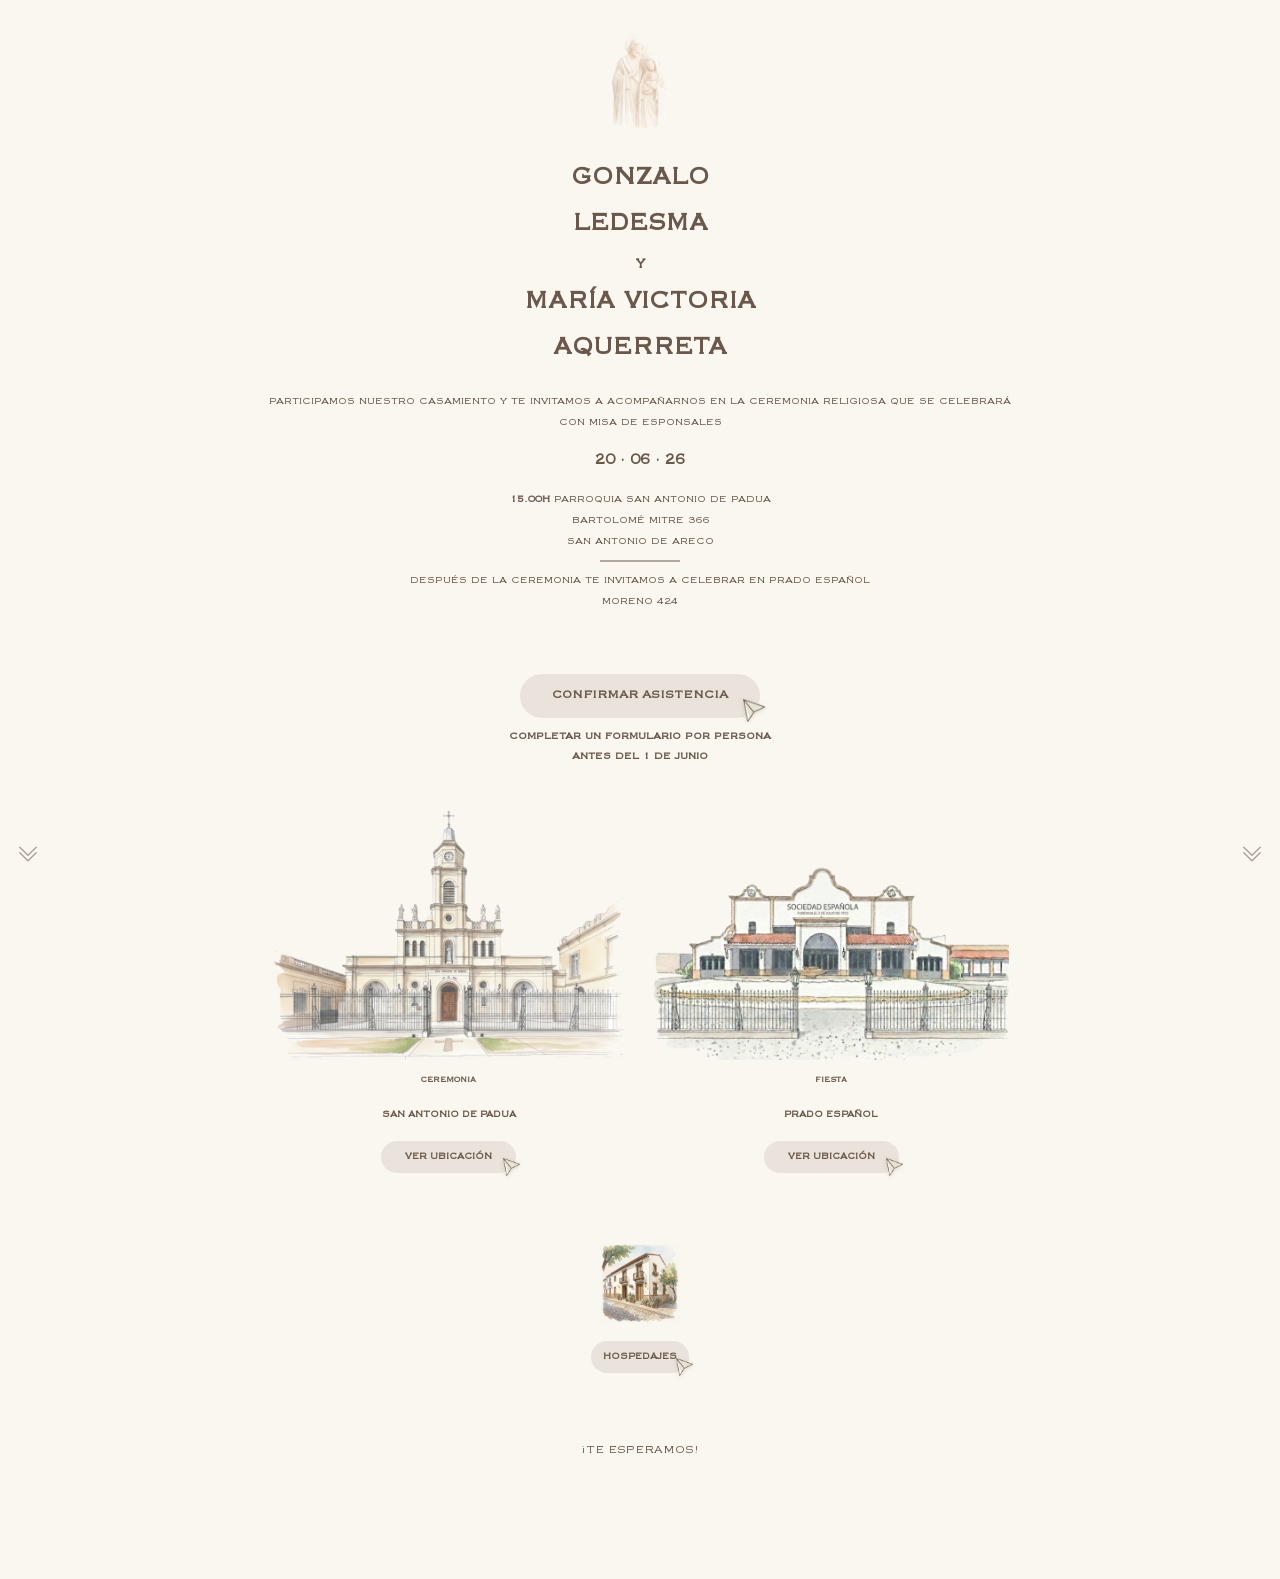
<file: inv-gyv/index.html>
<!DOCTYPE html>
<html lang="es">
<head>
    <meta charset="UTF-8">
    <meta name="viewport" content="width=device-width, initial-scale=1.0">
    <link rel="icon" type="image/png" href="../img/favicon.png">
    <title>Casamiento - Gon y Vicky</title>
    <meta property="og:title" content="Casamiento - Gon y Vicky">
    <meta property="og:image" content="https://gonlede.github.io/casamiento/img/og-invitacion.jpg">
    <meta property="og:type" content="website">
    <meta name="twitter:card" content="summary_large_image">
    <meta name="twitter:image" content="https://gonlede.github.io/casamiento/img/og-invitacion.jpg">
    <link rel="stylesheet" href="https://cdn.jsdelivr.net/npm/bootstrap@5.3.2/dist/css/bootstrap.min.css">
    <link rel="stylesheet" href="https://cdn.jsdelivr.net/npm/bootstrap-icons@1.11.3/font/bootstrap-icons.min.css">
    <link rel="stylesheet" href="../css/styles.css?v=202603182201">
    <link rel="stylesheet" href="../css/styles-spa.css?v=202603291">
    <script>
    (function() {
        var ua = navigator.userAgent || navigator.vendor || window.opera;
        var os = 'os-other';
        if (/iPad|iPhone|iPod/.test(ua)) os = 'os-ios';
        else if (/Mac/.test(navigator.platform) || /Macintosh|MacIntel/.test(ua)) os = 'os-mac';
        else if (/Android/.test(ua)) os = 'os-android';
        else if (/Win/.test(navigator.platform) || /Windows/.test(ua)) os = 'os-windows';
        document.documentElement.classList.add(os);
    })();
    </script>
</head>
<body class="spa-invite spa-invite--gyv">

    <div class="spa-scroll-hints" id="spa-scroll-hints" role="presentation">
        <button type="button" class="spa-scroll-hint spa-scroll-hint--left" aria-label="Bajar en la página">
            <i class="bi bi-chevron-double-down" aria-hidden="true"></i>
        </button>
        <button type="button" class="spa-scroll-hint spa-scroll-hint--right" aria-label="Bajar en la página">
            <i class="bi bi-chevron-double-down" aria-hidden="true"></i>
        </button>
    </div>

    <main class="container">
        <div class="page page-1">
        <div class="first-screen">
        <div class="intro-block">
        <section class="section hero">
            <img src="../img/sagrada-familia.png" alt="Sagrada Familia" class="top-icon">
            <h1 class="names">
                GONZALO<br>LEDESMA<br>
                <span class="and">Y</span>
                MARÍA VICTORIA<br>AQUERRETA
            </h1>
            <div class="divider divider-line divider--no-line"></div>
            <p class="text-caps text-smaller">
                Participamos nuestro casamiento y te invitamos a acompañarnos en la ceremonia religiosa que se celebrará con misa de esponsales
            </p>
        </section>

        <section class="section details">

            <h2 class="main-date">20 · 06 · 26</h2>
            <p class="text-caps text-smaller">
                <span class="time-sep">15.00H </span>Parroquia San Antonio de Padua<br>
                Bartolomé Mitre 366<br>
                San Antonio de Areco
            </p>

            <div class="divider divider-line divider--balanced"></div>

            <p class="text-caps text-smaller text-recepcion">Después de la ceremonia te invitamos a celebrar en Prado Español<br>Moreno 424</p>
        </section>
        </div>
        </div>
        </div>

        <div class="page page-2" id="confirmar">
        <div class="page-2-screen">
        <section class="section maps">
            <div class="maps-confirm-block maps-confirm-block--spa">
            <a href="https://forms.gle/mRhvMFod8BnB5Qyu6" target="_blank" rel="noopener" class="btn-pill btn-confirmar">
                <span class="btn-text">CONFIRMAR ASISTENCIA</span>
                <img src="../img/link-arrow.png" alt="flecha" class="btn-icon">
            </a>
            <div class="confirm-subtitle text-caps text-center">
                <div class="confirm-subtitle-inner d-flex align-items-center justify-content-center">
                    <div class="confirm-subtitle-text">
                        <span class="d-block fw-bold">Completar un formulario por persona</span>
                        <span class="d-block fw-bold">Antes del 1 de junio</span>
                    </div>
                </div>
            </div>
            </div>
            <div class="locations-wrapper locations-wrapper--spa">
                <div class="locations-inner">
                    <div class="divider divider-spacer"></div>
                    <div class="page-2-grid">
                <div class="location-card location-card--spa">
                    <div class="img-frame">
                        <img src="../img/iglesia.png" alt="Ceremonia" class="location-img">
                    </div>
                    <p class="label-mini">CEREMONIA</p>
                    <p class="label-place">SAN ANTONIO DE PADUA</p>
                    <a href="https://maps.app.goo.gl/b9qZUsGvnFWjvFaM9" target="_blank" rel="noopener" class="btn-pill">
                        <span class="btn-text">VER UBICACIÓN</span>
                        <img src="../img/link-arrow.png" alt="" class="btn-icon" aria-hidden="true">
                    </a>
                </div>

                <div class="location-card location-card--spa" id="fiesta">
                    <div class="img-frame">
                        <img src="../img/prado.png" alt="Fiesta" class="location-img">
                    </div>
                    <p class="label-mini">FIESTA</p>
                    <p class="label-place">PRADO ESPAÑOL</p>
                    <a href="https://maps.app.goo.gl/tAFMuEjsrRdoQoL3A" target="_blank" rel="noopener" class="btn-pill">
                        <span class="btn-text">VER UBICACIÓN</span>
                        <img src="../img/link-arrow.png" alt="" class="btn-icon" aria-hidden="true">
                    </a>
                </div>

                <div class="spa-extras-pair spa-extras-pair--single">
                <div class="extra-block extra-block--spa">
                    <div class="img-frame-mini">
                        <img src="../img/hospedaje.png" alt="" class="icon-extra" aria-hidden="true">
                    </div>
                    <button type="button" class="btn-pill" id="btn-hospedaje" aria-label="Ver hospedajes">
                        <span class="btn-text">HOSPEDAJES</span>
                        <img src="../img/link-arrow.png" alt="" class="btn-icon" aria-hidden="true">
                    </button>
                </div>
                </div>
                    </div>
                </div>
            </div>
            <h1 class="final-msg">¡TE ESPERAMOS!</h1>
        </section>
        </div>
        </div>

    </main>

    <div id="modal-hospedaje" class="modal" aria-hidden="true">
        <div class="modal-overlay"></div>
        <div class="modal-content">
            <button class="modal-close" aria-label="Cerrar">&times;</button>
            <h2 class="modal-title">HOSPEDAJES</h2>
            <ul class="modal-list">
                <li><a href="https://laflorida.ar/" target="_blank" rel="noopener">Florida Casa Pueblo</a></li>
                <li><a href="https://www.laolladecobre.com.ar/categoria/hospedajes" target="_blank" rel="noopener">La Olla de Cobre</a></li>
                <li><a href="https://www.instagram.com/cheskapasteleria/" target="_blank" rel="noopener">Cheska</a></li>
                <li><a href="https://santacatalinahotel.com.ar/portal/es-es/2689/inicio_Hotelsantacatalina" target="_blank" rel="noopener">Hotel Santa Catalina</a></li>
                <li><a href="https://hotel-sancarlos.com.ar/portal/es-es/2689/inicio" target="_blank" rel="noopener">Hotel San Carlos</a></li>
                <li><a href="https://unaltoenlahuella.com/" target="_blank" rel="noopener">Un Alto en la Huella</a></li>
                <li><a href="https://www.hotelfuaz.com.ar/" target="_blank" rel="noopener">Hotel Fuaz</a></li>
                <li><a href="https://wa.me/5492326471536" target="_blank" rel="noopener">Lo de Marieta</a></li>
                <li><a href="https://www.instagram.com/s/aGlnaGxpZ2h0OjE3ODQ4Mzc5ODYxNjQ5Mzk4?story_media_id=3546263305390215843_44239456198&igsh=MWI0bTliNHA1ZzkzdA==" target="_blank" rel="noopener">Areco Host</a></li>
                <li><a href="https://www.sanantoniodeareco.com/donde-dormir" target="_blank" rel="noopener">Otros hospedajes</a></li>
            </ul>
        </div>
    </div>

    <script>
    (function() {
        const btn = document.getElementById('btn-hospedaje');
        const modal = document.getElementById('modal-hospedaje');
        const overlay = modal?.querySelector('.modal-overlay');
        const closeBtn = modal?.querySelector('.modal-close');

        function openModal() {
            modal?.classList.add('is-open');
            modal?.setAttribute('aria-hidden', 'false');
            document.body.style.overflow = 'hidden';
        }

        function closeModal() {
            modal?.classList.remove('is-open');
            modal?.setAttribute('aria-hidden', 'true');
            document.body.style.overflow = '';
        }

        btn?.addEventListener('click', function() {
            openModal();
        });

        overlay?.addEventListener('click', closeModal);
        closeBtn?.addEventListener('click', closeModal);

        document.addEventListener('keydown', function(e) {
            if (e.key === 'Escape' && modal?.classList.contains('is-open')) closeModal();
        });
    })();

    (function() {
        var wrap = document.querySelector('.spa-scroll-hints');
        if (!wrap) return;

        var threshold = 72;

        function updateBottomState() {
            var docEl = document.documentElement;
            var y = window.scrollY || docEl.scrollTop;
            var maxY = Math.max(0, docEl.scrollHeight - window.innerHeight);
            var atBottom = maxY <= threshold || (maxY - y) <= threshold;
            document.body.classList.toggle('spa-at-bottom', atBottom);
            wrap.setAttribute('aria-hidden', atBottom ? 'true' : 'false');
        }

        function scrollDownStep() {
            var docEl = document.documentElement;
            var maxY = Math.max(0, docEl.scrollHeight - window.innerHeight);
            var step = Math.max(120, window.innerHeight * 0.72);
            var next = Math.min(maxY, (window.scrollY || docEl.scrollTop) + step);
            window.scrollTo({ top: next, behavior: 'smooth' });
        }

        wrap.querySelectorAll('.spa-scroll-hint').forEach(function(el) {
            el.addEventListener('click', scrollDownStep);
        });

        window.addEventListener('scroll', updateBottomState, { passive: true });
        window.addEventListener('resize', updateBottomState);
        if (document.fonts && document.fonts.ready) {
            document.fonts.ready.then(updateBottomState);
        }
        updateBottomState();
    })();
    </script>

</body>
</html>
</file>
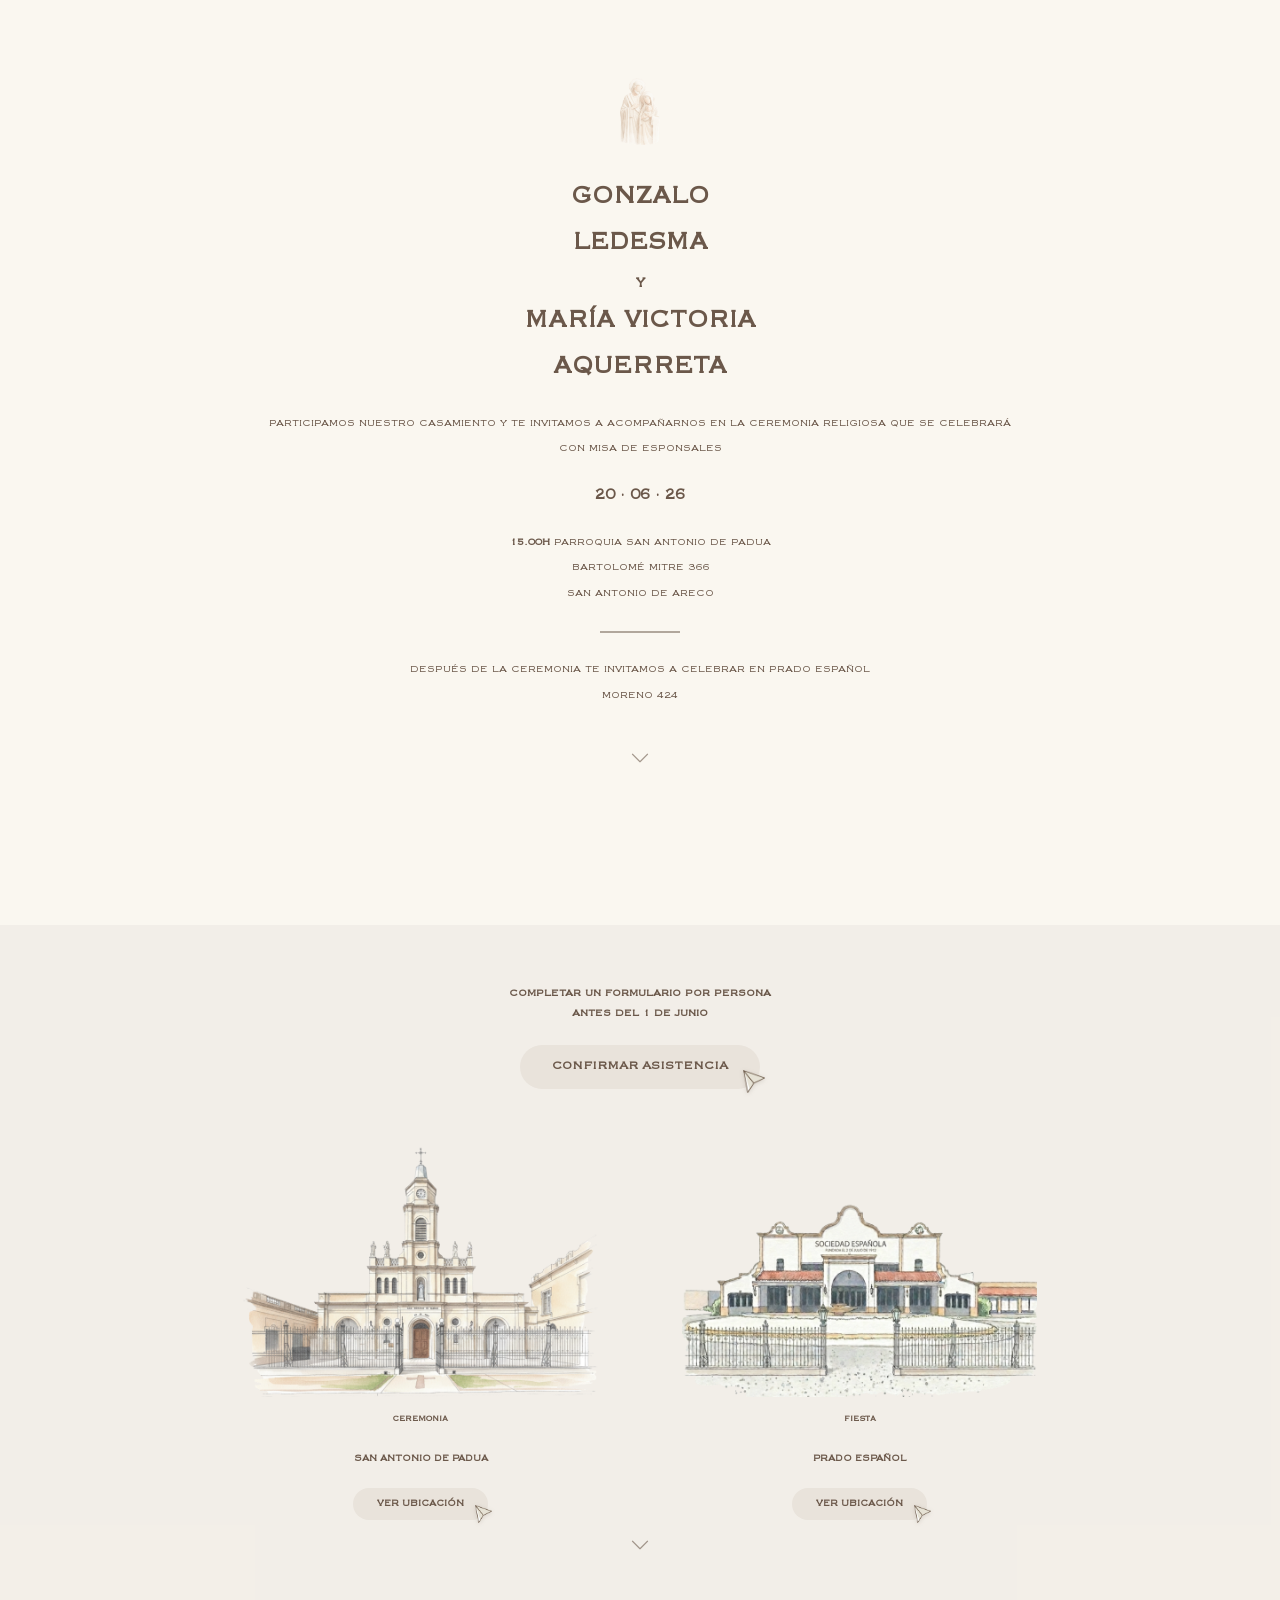
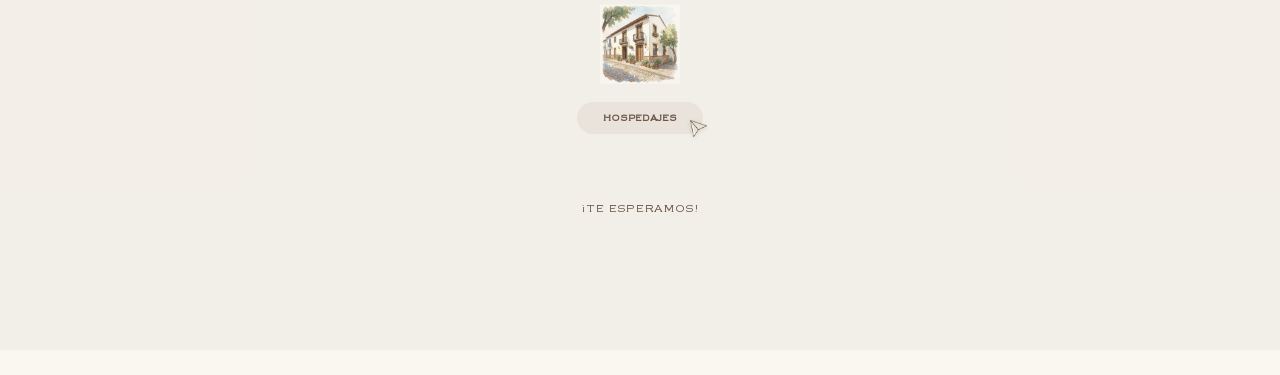
<file: inv-gyv_old/index.html>
<!DOCTYPE html>
<html lang="es">
<head>
    <meta charset="UTF-8">
    <meta name="viewport" content="width=device-width, initial-scale=1.0">
    <link rel="icon" type="image/png" href="../img/favicon.png">
    <title>Casamiento - Gon y Vicky</title>
    <meta property="og:title" content="Casamiento - Gon y Vicky">
    <meta property="og:image" content="https://gonlede.github.io/casamiento/img/og-invitacion.jpg">
    <meta property="og:type" content="website">
    <meta name="twitter:card" content="summary_large_image">
    <meta name="twitter:image" content="https://gonlede.github.io/casamiento/img/og-invitacion.jpg">
    <link rel="stylesheet" href="https://cdn.jsdelivr.net/npm/bootstrap@5.3.2/dist/css/bootstrap.min.css">
    <link rel="stylesheet" href="https://cdn.jsdelivr.net/npm/bootstrap-icons@1.11.3/font/bootstrap-icons.min.css">
    <link rel="stylesheet" href="../css/styles.css?v=202603182201">
    <script>
    (function() {
        var ua = navigator.userAgent || navigator.vendor || window.opera;
        var os = 'os-other';
        if (/iPad|iPhone|iPod/.test(ua)) os = 'os-ios';
        else if (/Mac/.test(navigator.platform) || /Macintosh|MacIntel/.test(ua)) os = 'os-mac';
        else if (/Android/.test(ua)) os = 'os-android';
        else if (/Win/.test(navigator.platform) || /Windows/.test(ua)) os = 'os-windows';
        document.documentElement.classList.add(os);
    })();
    </script>
</head>
<body>

    <main class="container">
        <div class="page page-1">
        <div class="first-screen">
        <div class="intro-block">
        <section class="section hero">
            <img src="../img/sagrada-familia.png" alt="Sagrada Familia" class="top-icon">
            <h1 class="names">
                GONZALO<br>LEDESMA<br>
                <span class="and">Y</span>
                MARÍA VICTORIA<br>AQUERRETA
            </h1>
            <div class="divider divider-line divider--no-line"></div>
            <p class="text-caps text-smaller">
                Participamos nuestro casamiento y te invitamos a acompañarnos en la ceremonia religiosa que se celebrará con misa de esponsales
            </p>
        </section>

        <section class="section details">

            <h2 class="main-date">20 · 06 · 26</h2>
            <p class="text-caps text-smaller">
                <span class="time-sep">15.00H </span>Parroquia San Antonio de Padua<br>
                Bartolomé Mitre 366<br>
                San Antonio de Areco
            </p>
            
            <div class="divider divider-line divider--balanced"></div>
            
            <p class="text-caps text-smaller text-recepcion">Después de la ceremonia te invitamos a celebrar en Prado Español<br>Moreno 424</p>
        </section>
        </div>
            
            <a href="#confirmar" class="scroll-indicator" aria-label="Ver siguiente sección">
                <i class="bi bi-chevron-down" aria-hidden="true"></i>
            </a>
        </div>
        </div>

        <div class="page page-2" id="confirmar">
        <div class="page-2-screen">
        <section class="section maps">
            <div class="maps-confirm-block">
            <div class="confirm-subtitle text-caps text-center">
                <div class="confirm-subtitle-inner d-flex align-items-center justify-content-center">
                    <div class="confirm-subtitle-text">
                        <span class="d-block fw-bold">Completar un formulario por persona</span>
                        <span class="d-block fw-bold">Antes del 1 de junio</span>
                    </div>
                </div>
            </div>
            <a href="https://forms.gle/mRhvMFod8BnB5Qyu6" target="_blank" class="btn-pill btn-confirmar">
                <span class="btn-text">CONFIRMAR ASISTENCIA</span>
                <img src="../img/link-arrow.png" alt="flecha" class="btn-icon">
            </a>
            </div>
            <div class="locations-wrapper">
                <div class="locations-inner">
                    <div class="divider divider-spacer"></div>
                    <div class="page-2-grid">
                <a href="https://maps.app.goo.gl/b9qZUsGvnFWjvFaM9" target="_blank" rel="noopener" class="location-card">
                    <div class="img-frame">
                        <img src="../img/iglesia.png" alt="Ceremonia" class="location-img">
                    </div>
                    <p class="label-mini">CEREMONIA</p>
                    <p class="label-place">SAN ANTONIO DE PADUA</p>
                    <span class="btn-pill">
                        <span class="btn-text">VER UBICACIÓN</span>
                        <img src="../img/link-arrow.png" alt="" class="btn-icon" aria-hidden="true">
                    </span>
                </a>

                <a href="https://maps.app.goo.gl/tAFMuEjsrRdoQoL3A" target="_blank" rel="noopener" class="location-card" id="fiesta">
                    <div class="img-frame">
                        <img src="../img/prado.png" alt="Fiesta" class="location-img">
                    </div>
                    <p class="label-mini">FIESTA</p>
                    <p class="label-place">PRADO ESPAÑOL</p>
                    <span class="btn-pill">
                        <span class="btn-text">VER UBICACIÓN</span>
                        <img src="../img/link-arrow.png" alt="" class="btn-icon" aria-hidden="true">
                    </span>
                </a>

                <a href="#btn-hospedaje" class="scroll-indicator scroll-indicator--inline" aria-label="Ver hospedajes">
                    <i class="bi bi-chevron-down" aria-hidden="true"></i>
                </a>

                <a href="#" class="extra-block" id="btn-hospedaje" role="button" aria-label="Ver hospedajes">
                    <div class="img-frame-mini">
                        <img src="../img/hospedaje.png" alt="" class="icon-extra" aria-hidden="true">
                    </div>
                    <span class="btn-pill">
                        <span class="btn-text">HOSPEDAJES</span>
                        <img src="../img/link-arrow.png" alt="" class="btn-icon" aria-hidden="true">
                    </span>
                </a>
                    </div>
                </div>
            </div>
            <h1 class="final-msg">¡TE ESPERAMOS!</h1>
        </section>
        </div>
        </div>

    </main>

    <div id="modal-hospedaje" class="modal" aria-hidden="true">
        <div class="modal-overlay"></div>
        <div class="modal-content">
            <button class="modal-close" aria-label="Cerrar">&times;</button>
            <h2 class="modal-title">HOSPEDAJES</h2>
            <ul class="modal-list">
                <li><a href="https://laflorida.ar/" target="_blank" rel="noopener">Florida Casa Pueblo</a></li>
                <li><a href="https://www.laolladecobre.com.ar/categoria/hospedajes" target="_blank" rel="noopener">La Olla de Cobre</a></li>
                <li><a href="https://www.instagram.com/cheskapasteleria/" target="_blank" rel="noopener">Cheska</a></li>
                <li><a href="https://santacatalinahotel.com.ar/portal/es-es/2689/inicio_Hotelsantacatalina" target="_blank" rel="noopener">Hotel Santa Catalina</a></li>
                <li><a href="https://hotel-sancarlos.com.ar/portal/es-es/2689/inicio" target="_blank" rel="noopener">Hotel San Carlos</a></li>
                <li><a href="https://unaltoenlahuella.com/" target="_blank" rel="noopener">Un Alto en la Huella</a></li>
                <li><a href="https://www.hotelfuaz.com.ar/" target="_blank" rel="noopener">Hotel Fuaz</a></li>
                <li><a href="https://wa.me/5492326471536" target="_blank" rel="noopener">Lo de Marieta</a></li>
                <li><a href="https://www.instagram.com/s/aGlnaGxpZ2h0OjE3ODQ4Mzc5ODYxNjQ5Mzk4?story_media_id=3546263305390215843_44239456198&igsh=MWI0bTliNHA1ZzkzdA==" target="_blank" rel="noopener">Areco Host</a></li>
                <li><a href="https://www.sanantoniodeareco.com/donde-dormir" target="_blank" rel="noopener">Otros hospedajes</a></li>
            </ul>
        </div>
    </div>

    <script>
    (function() {
        const btn = document.getElementById('btn-hospedaje');
        const modal = document.getElementById('modal-hospedaje');
        const overlay = modal?.querySelector('.modal-overlay');
        const closeBtn = modal?.querySelector('.modal-close');

        function openModal() {
            modal?.classList.add('is-open');
            modal?.setAttribute('aria-hidden', 'false');
            document.body.style.overflow = 'hidden';
        }

        function closeModal() {
            modal?.classList.remove('is-open');
            modal?.setAttribute('aria-hidden', 'true');
            document.body.style.overflow = '';
        }

        btn?.addEventListener('click', function(e) {
            e.preventDefault();
            openModal();
        });

        overlay?.addEventListener('click', closeModal);
        closeBtn?.addEventListener('click', closeModal);

        document.addEventListener('keydown', function(e) {
            if (e.key === 'Escape' && modal?.classList.contains('is-open')) closeModal();
        });
    })();

    (function() {
        const indicators = document.querySelectorAll('.scroll-indicator');
        if (!indicators.length) return;

        function updateVisibility(anchor, targetEl) {
            if (!targetEl) return;
            const rect = targetEl.getBoundingClientRect();
            const vh = window.innerHeight;
            const targetId = targetEl.id;
            var hide = false;
            if (rect.bottom < 0) {
                hide = true;
            } else if (targetId === 'fiesta') {
                hide = rect.top < vh * 0.35;
            } else if (targetId === 'btn-hospedaje') {
                hide = rect.top < vh * 0.6;
            } else {
                hide = rect.top < vh && rect.bottom > 0;
            }
            anchor.classList.toggle('scroll-indicator--hidden', hide);
        }

        indicators.forEach(function(anchor) {
            const href = anchor.getAttribute('href');
            if (!href || !href.startsWith('#')) return;
            const targetId = href.slice(1);
            const target = document.getElementById(targetId);
            if (!target) return;

            anchor.addEventListener('click', function(e) {
                if (targetId === 'confirmar' || targetId === 'btn-hospedaje') {
                    e.preventDefault();
                    target.scrollIntoView({ behavior: 'smooth', block: 'start' });
                }
            });

            if (anchor.classList.contains('scroll-indicator--inline')) {
                function checkInlineArrow() {
                    var rect = target.getBoundingClientRect();
                    var vh = window.innerHeight;
                    anchor.classList.toggle('scroll-indicator--hidden', rect.top < vh * 0.6);
                }
                window.addEventListener('scroll', checkInlineArrow, { passive: true });
                window.addEventListener('resize', checkInlineArrow);
                checkInlineArrow();
            } else {
                var observer = new IntersectionObserver(function(entries) {
                    entries.forEach(function(entry) {
                        updateVisibility(anchor, entry.target);
                    });
                }, { threshold: [0, 0.01, 1], rootMargin: '0px' });
                observer.observe(target);
                updateVisibility(anchor, target);
            }
        });
    })();
    </script>

</body>
</html>
</file>
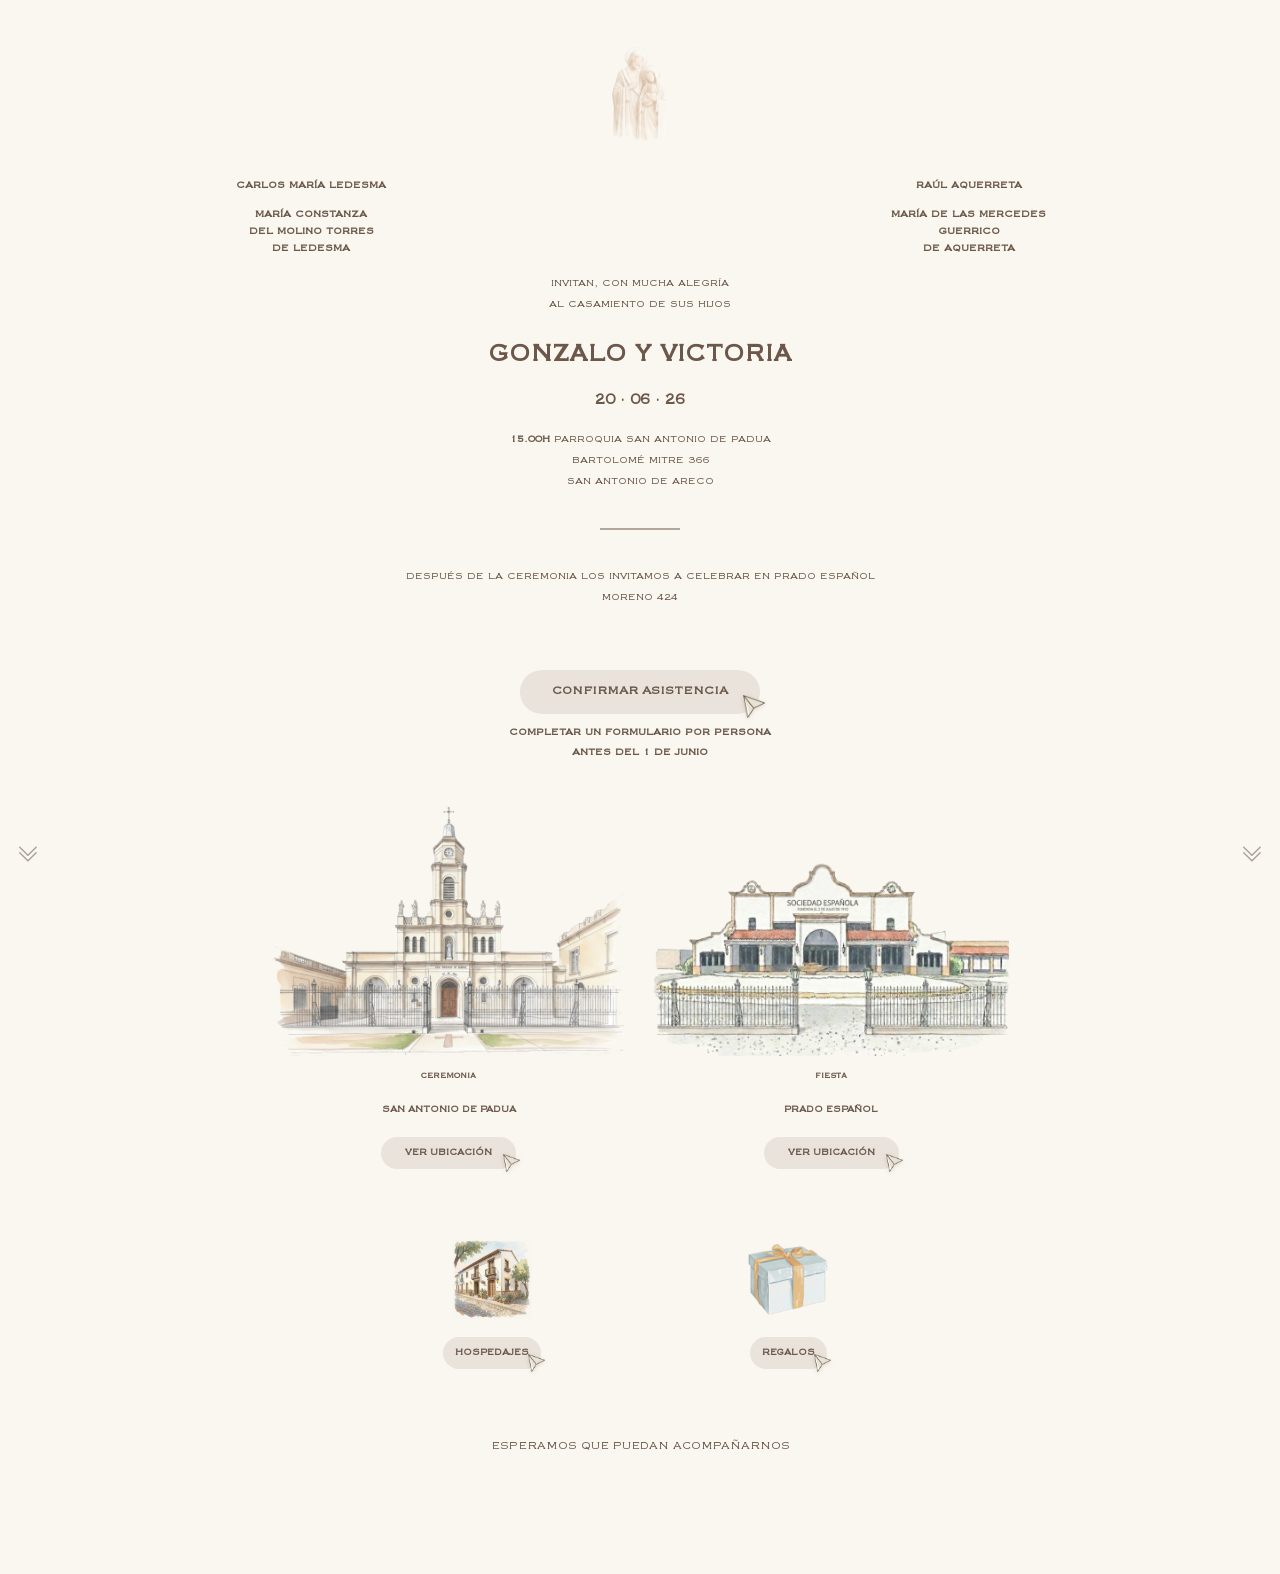
<file: invitacion-padres/index.html>
<!DOCTYPE html>
<html lang="es">
<head>
    <meta charset="UTF-8">
    <meta name="viewport" content="width=device-width, initial-scale=1.0, viewport-fit=cover">
    <link rel="icon" type="image/png" href="../img/favicon.png">
    <title>Casamiento - Gon y Vicky</title>
    <meta property="og:title" content="Casamiento - Gon y Vicky">
    <meta property="og:image" content="https://gonlede.github.io/casamiento/img/og-invitacion.jpg">
    <meta property="og:type" content="website">
    <meta name="twitter:card" content="summary_large_image">
    <meta name="twitter:image" content="https://gonlede.github.io/casamiento/img/og-invitacion.jpg">
    <link rel="stylesheet" href="https://cdn.jsdelivr.net/npm/bootstrap@5.3.2/dist/css/bootstrap.min.css">
    <link rel="stylesheet" href="https://cdn.jsdelivr.net/npm/bootstrap-icons@1.11.3/font/bootstrap-icons.min.css">
    <link rel="stylesheet" href="../css/styles.css?v=202603182201">
    <link rel="stylesheet" href="../css/styles-spa.css?v=202603291">
    <script>
    (function() {
        var ua = navigator.userAgent || navigator.vendor || window.opera;
        var os = 'os-other';
        if (/iPad|iPhone|iPod/.test(ua)) os = 'os-ios';
        else if (/Mac/.test(navigator.platform) || /Macintosh|MacIntel/.test(ua)) os = 'os-mac';
        else if (/Android/.test(ua)) os = 'os-android';
        else if (/Win/.test(navigator.platform) || /Windows/.test(ua)) os = 'os-windows';
        document.documentElement.classList.add(os);
    })();
    </script>
</head>
<body class="spa-invite spa-invite--padres">

    <div class="spa-scroll-hints" id="spa-scroll-hints" role="presentation">
        <button type="button" class="spa-scroll-hint spa-scroll-hint--left" aria-label="Bajar en la página">
            <i class="bi bi-chevron-double-down" aria-hidden="true"></i>
        </button>
        <button type="button" class="spa-scroll-hint spa-scroll-hint--right" aria-label="Bajar en la página">
            <i class="bi bi-chevron-double-down" aria-hidden="true"></i>
        </button>
    </div>

    <main class="container">
        <div class="page page-1">
        <div class="first-screen">
        <div class="intro-block">
        <section class="section hero header-parents">
            <img src="../img/sagrada-familia.png" alt="Sagrada Familia" class="top-icon">
            <div class="parents-row">
                <div class="parents-col parents-col--left">
                    <div class="parents-block parents-block--father">
                        <p class="parents-names">CARLOS MARÍA LEDESMA</p>
                    </div>
                    <div class="parents-block parents-block--mother">
                        <p class="parents-names">MARÍA CONSTANZA<br>DEL MOLINO TORRES </p>
                        <p class="parents-names">DE LEDESMA</p>
                    </div>
                </div>
                <div class="parents-col parents-col--right">
                    <div class="parents-block parents-block--father">
                        <p class="parents-names">RAÚL AQUERRETA</p>
                    </div>
                    <div class="parents-block parents-block--mother">
                        <p class="parents-names">MARÍA DE LAS MERCEDES<br>GUERRICO </p>
                        <p class="parents-names">DE AQUERRETA</p>
                    </div>
                </div>
            </div>
            <p class="text-invitan text-caps text-smaller">Invitan, con mucha alegría<br>al casamiento de sus hijos</p>
            <h1 class="names names-inline">GONZALO Y VICTORIA</h1>
        </section>

        <section class="section details">

            <h2 class="main-date">20 · 06 · 26</h2>
            <p class="text-caps text-smaller">
                <span class="time-sep">15.00H </span>Parroquia San Antonio de Padua<br>
                Bartolomé Mitre 366<br>
                San Antonio de Areco
            </p>

            <div class="divider divider-line divider--balanced"></div>

            <p class="text-caps text-smaller text-recepcion">Después de la ceremonia los invitamos a celebrar en Prado Español<br>Moreno 424</p>
        </section>
        </div>
        </div>
        </div>

        <div class="page page-2" id="confirmar">
        <div class="page-2-screen">
        <section class="section maps">
            <div class="maps-confirm-block maps-confirm-block--spa">
            <a href="https://forms.gle/mRhvMFod8BnB5Qyu6" target="_blank" rel="noopener" class="btn-pill btn-confirmar">
                <span class="btn-text">CONFIRMAR ASISTENCIA</span>
                <img src="../img/link-arrow.png" alt="flecha" class="btn-icon">
            </a>
            <div class="confirm-subtitle text-caps text-center">
                <div class="confirm-subtitle-inner d-flex align-items-center justify-content-center">
                    <div class="confirm-subtitle-text">
                        <span class="d-block fw-bold">Completar un formulario por persona</span>
                        <span class="d-block fw-bold">Antes del 1 de junio</span>
                    </div>
                </div>
            </div>
            </div>
            <div class="locations-wrapper locations-wrapper--spa">
                <div class="locations-inner">
                    <div class="divider divider-spacer"></div>
                    <div class="page-2-grid">
                <div class="location-card location-card--spa">
                    <div class="img-frame">
                        <img src="../img/iglesia.png" alt="Ceremonia" class="location-img">
                    </div>
                    <p class="label-mini">CEREMONIA</p>
                    <p class="label-place">SAN ANTONIO DE PADUA</p>
                    <a href="https://maps.app.goo.gl/b9qZUsGvnFWjvFaM9" target="_blank" rel="noopener" class="btn-pill">
                        <span class="btn-text">VER UBICACIÓN</span>
                        <img src="../img/link-arrow.png" alt="" class="btn-icon" aria-hidden="true">
                    </a>
                </div>

                <div class="location-card location-card--spa" id="fiesta">
                    <div class="img-frame">
                        <img src="../img/prado.png" alt="Fiesta" class="location-img">
                    </div>
                    <p class="label-mini">FIESTA</p>
                    <p class="label-place">PRADO ESPAÑOL</p>
                    <a href="https://maps.app.goo.gl/tAFMuEjsrRdoQoL3A" target="_blank" rel="noopener" class="btn-pill">
                        <span class="btn-text">VER UBICACIÓN</span>
                        <img src="../img/link-arrow.png" alt="" class="btn-icon" aria-hidden="true">
                    </a>
                </div>

                <div class="spa-extras-pair">
                <div class="extra-block extra-block--spa">
                    <div class="img-frame-mini">
                        <img src="../img/hospedaje.png" alt="" class="icon-extra" aria-hidden="true">
                    </div>
                    <button type="button" class="btn-pill" id="btn-hospedaje" aria-label="Ver hospedajes">
                        <span class="btn-text">HOSPEDAJES</span>
                        <img src="../img/link-arrow.png" alt="" class="btn-icon" aria-hidden="true">
                    </button>
                </div>

                <div class="extra-block extra-block--spa extra-block--regalo">
                    <div class="img-frame-mini">
                        <img src="../img/regalo.png?v=202603182117" alt="" class="icon-extra" aria-hidden="true">
                    </div>
                    <a href="https://aynic.com.ar/sitio/listas-regalos.aspx?i=1&idl=3896" target="_blank" rel="noopener" class="btn-pill" aria-label="Ver lista de regalos">
                        <span class="btn-text">REGALOS</span>
                        <img src="../img/link-arrow.png" alt="" class="btn-icon" aria-hidden="true">
                    </a>
                </div>
                </div>
                    </div>
                </div>
            </div>
            <h1 class="final-msg">ESPERAMOS QUE PUEDAN ACOMPAÑARNOS</h1>
        </section>
        </div>
        </div>

    </main>

    <div id="modal-hospedaje" class="modal" aria-hidden="true">
        <div class="modal-overlay"></div>
        <div class="modal-content">
            <button class="modal-close" aria-label="Cerrar">&times;</button>
            <h2 class="modal-title">HOSPEDAJES</h2>
            <ul class="modal-list">
                <li><a href="https://laflorida.ar/" target="_blank" rel="noopener">Florida Casa Pueblo</a></li>
                <li><a href="https://www.laolladecobre.com.ar/categoria/hospedajes" target="_blank" rel="noopener">La Olla de Cobre</a></li>
                <li><a href="https://www.instagram.com/cheskapasteleria/" target="_blank" rel="noopener">Cheska</a></li>
                <li><a href="https://santacatalinahotel.com.ar/portal/es-es/2689/inicio_Hotelsantacatalina" target="_blank" rel="noopener">Hotel Santa Catalina</a></li>
                <li><a href="https://hotel-sancarlos.com.ar/portal/es-es/2689/inicio" target="_blank" rel="noopener">Hotel San Carlos</a></li>
                <li><a href="https://unaltoenlahuella.com/" target="_blank" rel="noopener">Un Alto en la Huella</a></li>
                <li><a href="https://www.hotelfuaz.com.ar/" target="_blank" rel="noopener">Hotel Fuaz</a></li>
                <li><a href="https://wa.me/5492326471536" target="_blank" rel="noopener">Lo de Marieta</a></li>
                <li><a href="https://www.instagram.com/s/aGlnaGxpZ2h0OjE3ODQ4Mzc5ODYxNjQ5Mzk4?story_media_id=3546263305390215843_44239456198&igsh=MWI0bTliNHA1ZzkzdA==" target="_blank" rel="noopener">Areco Host</a></li>
                <li><a href="https://www.sanantoniodeareco.com/donde-dormir" target="_blank" rel="noopener">Otros hospedajes</a></li>
            </ul>
        </div>
    </div>

    <script>
    (function() {
        const btn = document.getElementById('btn-hospedaje');
        const modal = document.getElementById('modal-hospedaje');
        const overlay = modal?.querySelector('.modal-overlay');
        const closeBtn = modal?.querySelector('.modal-close');

        function openModal() {
            modal?.classList.add('is-open');
            modal?.setAttribute('aria-hidden', 'false');
            document.body.style.overflow = 'hidden';
        }

        function closeModal() {
            modal?.classList.remove('is-open');
            modal?.setAttribute('aria-hidden', 'true');
            document.body.style.overflow = '';
        }

        btn?.addEventListener('click', function() {
            openModal();
        });

        overlay?.addEventListener('click', closeModal);
        closeBtn?.addEventListener('click', closeModal);

        document.addEventListener('keydown', function(e) {
            if (e.key === 'Escape' && modal?.classList.contains('is-open')) closeModal();
        });
    })();

    (function() {
        var wrap = document.querySelector('.spa-scroll-hints');
        if (!wrap) return;

        var threshold = 72;

        function updateBottomState() {
            var docEl = document.documentElement;
            var y = window.scrollY || docEl.scrollTop;
            var maxY = Math.max(0, docEl.scrollHeight - window.innerHeight);
            var atBottom = maxY <= threshold || (maxY - y) <= threshold;
            document.body.classList.toggle('spa-at-bottom', atBottom);
            wrap.setAttribute('aria-hidden', atBottom ? 'true' : 'false');
        }

        function scrollDownStep() {
            var docEl = document.documentElement;
            var maxY = Math.max(0, docEl.scrollHeight - window.innerHeight);
            var step = Math.max(120, window.innerHeight * 0.72);
            var next = Math.min(maxY, (window.scrollY || docEl.scrollTop) + step);
            window.scrollTo({ top: next, behavior: 'smooth' });
        }

        wrap.querySelectorAll('.spa-scroll-hint').forEach(function(el) {
            el.addEventListener('click', scrollDownStep);
        });

        window.addEventListener('scroll', updateBottomState, { passive: true });
        window.addEventListener('resize', updateBottomState);
        if (document.fonts && document.fonts.ready) {
            document.fonts.ready.then(updateBottomState);
        }
        updateBottomState();
    })();
    </script>

</body>
</html>
</file>
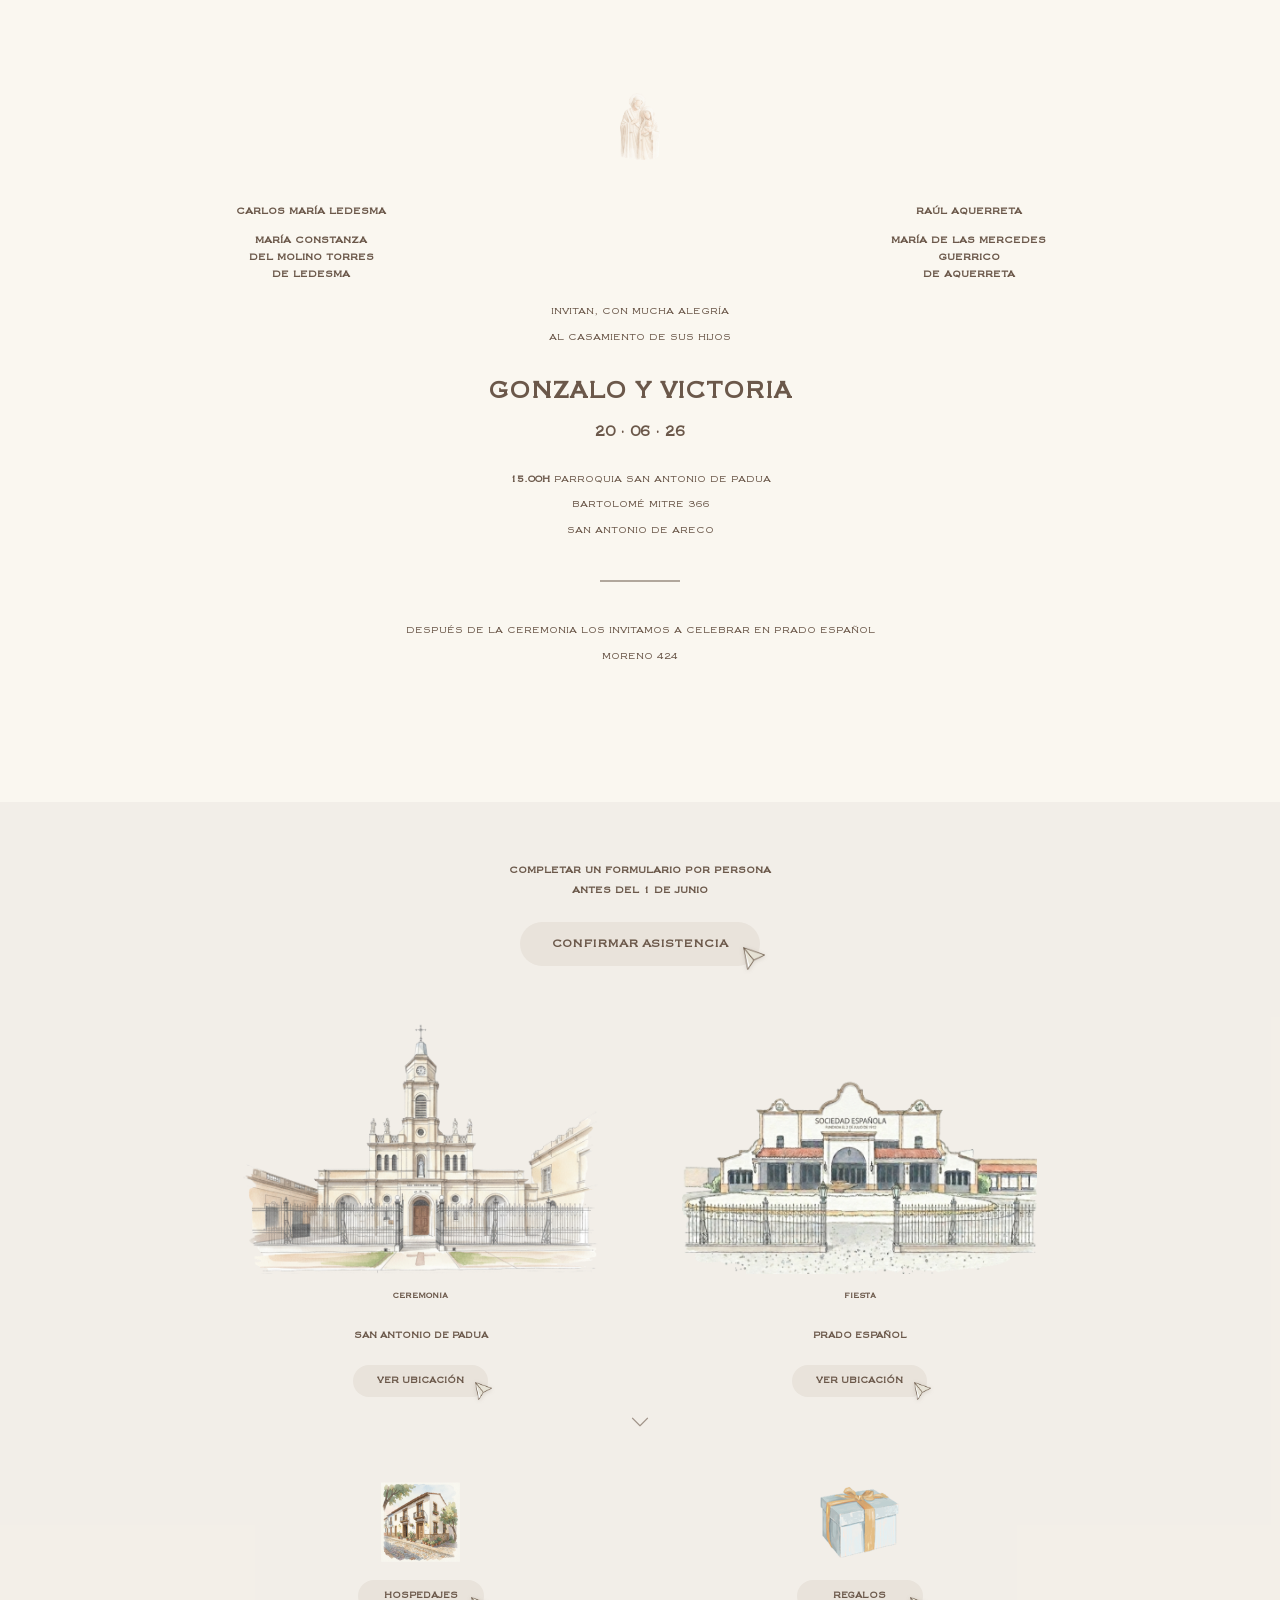
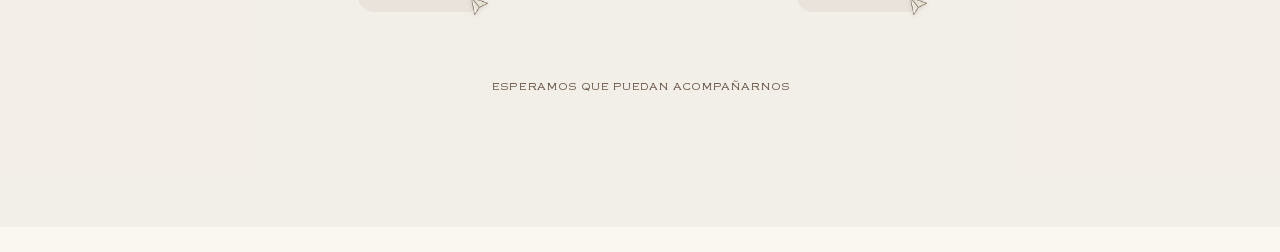
<file: invitacion-padres_old/index.html>
<!DOCTYPE html>
<html lang="es">
<head>
    <meta charset="UTF-8">
    <meta name="viewport" content="width=device-width, initial-scale=1.0, viewport-fit=cover">
    <link rel="icon" type="image/png" href="../img/favicon.png">
    <title>Casamiento - Gon y Vicky</title>
    <meta property="og:title" content="Casamiento - Gon y Vicky">
    <meta property="og:image" content="https://gonlede.github.io/casamiento/img/og-invitacion.jpg">
    <meta property="og:type" content="website">
    <meta name="twitter:card" content="summary_large_image">
    <meta name="twitter:image" content="https://gonlede.github.io/casamiento/img/og-invitacion.jpg">
    <link rel="stylesheet" href="https://cdn.jsdelivr.net/npm/bootstrap@5.3.2/dist/css/bootstrap.min.css">
    <link rel="stylesheet" href="https://cdn.jsdelivr.net/npm/bootstrap-icons@1.11.3/font/bootstrap-icons.min.css">
    <link rel="stylesheet" href="../css/styles.css?v=202603182201">
    <script>
    (function() {
        var ua = navigator.userAgent || navigator.vendor || window.opera;
        var os = 'os-other';
        if (/iPad|iPhone|iPod/.test(ua)) os = 'os-ios';
        else if (/Mac/.test(navigator.platform) || /Macintosh|MacIntel/.test(ua)) os = 'os-mac';
        else if (/Android/.test(ua)) os = 'os-android';
        else if (/Win/.test(navigator.platform) || /Windows/.test(ua)) os = 'os-windows';
        document.documentElement.classList.add(os);
    })();
    </script>
</head>
<body>

    <main class="container">
        <div class="page page-1">
        <div class="first-screen">
        <div class="intro-block">
        <section class="section hero header-parents">
            <img src="../img/sagrada-familia.png" alt="Sagrada Familia" class="top-icon">
            <div class="parents-row">
                <div class="parents-col parents-col--left">
                    <div class="parents-block parents-block--father">
                        <p class="parents-names">CARLOS MARÍA LEDESMA</p>
                    </div>
                    <div class="parents-block parents-block--mother">
                        <p class="parents-names">MARÍA CONSTANZA<br>DEL MOLINO TORRES </p>
                        <p class="parents-names">DE LEDESMA</p>
                    </div>
                </div>
                <div class="parents-col parents-col--right">
                    <div class="parents-block parents-block--father">
                        <p class="parents-names">RAÚL AQUERRETA</p>
                    </div>
                    <div class="parents-block parents-block--mother">
                        <p class="parents-names">MARÍA DE LAS MERCEDES<br>GUERRICO </p>
                        <p class="parents-names">DE AQUERRETA</p>
                    </div>
                </div>
            </div>
            <p class="text-invitan text-caps text-smaller">Invitan, con mucha alegría<br>al casamiento de sus hijos</p>
            <h1 class="names names-inline">GONZALO Y VICTORIA</h1>
        </section>

        <section class="section details">

            <h2 class="main-date">20 · 06 · 26</h2>
            <p class="text-caps text-smaller">
                <span class="time-sep">15.00H </span>Parroquia San Antonio de Padua<br>
                Bartolomé Mitre 366<br>
                San Antonio de Areco
            </p>
            
            <div class="divider divider-line divider--balanced"></div>
            
            <p class="text-caps text-smaller text-recepcion">Después de la ceremonia los invitamos a celebrar en Prado Español<br>Moreno 424</p>
        </section>
        </div>
            <a href="#confirmar" class="scroll-indicator" aria-label="Ver siguiente sección">
                <i class="bi bi-chevron-down" aria-hidden="true"></i>
            </a>
        </div>
        </div>

        <div class="page page-2" id="confirmar">
        <div class="page-2-screen">
        <section class="section maps">
            <div class="maps-confirm-block">
            <div class="confirm-subtitle text-caps text-center">
                <div class="confirm-subtitle-inner d-flex align-items-center justify-content-center">
                    <div class="confirm-subtitle-text">
                        <span class="d-block fw-bold">Completar un formulario por persona</span>
                        <span class="d-block fw-bold">Antes del 1 de junio</span>
                    </div>
                </div>
            </div>
            <a href="https://forms.gle/mRhvMFod8BnB5Qyu6" target="_blank" class="btn-pill btn-confirmar">
                <span class="btn-text">CONFIRMAR ASISTENCIA</span>
                <img src="../img/link-arrow.png" alt="flecha" class="btn-icon">
            </a>
            </div>
            <div class="locations-wrapper">
                <div class="locations-inner">
                    <div class="divider divider-spacer"></div>
                    <div class="page-2-grid">
                <a href="https://maps.app.goo.gl/b9qZUsGvnFWjvFaM9" target="_blank" rel="noopener" class="location-card">
                    <div class="img-frame">
                        <img src="../img/iglesia.png" alt="Ceremonia" class="location-img">
                    </div>
                    <p class="label-mini">CEREMONIA</p>
                    <p class="label-place">SAN ANTONIO DE PADUA</p>
                    <span class="btn-pill">
                        <span class="btn-text">VER UBICACIÓN</span>
                        <img src="../img/link-arrow.png" alt="" class="btn-icon" aria-hidden="true">
                    </span>
                </a>

                <a href="https://maps.app.goo.gl/tAFMuEjsrRdoQoL3A" target="_blank" rel="noopener" class="location-card" id="fiesta">
                    <div class="img-frame">
                        <img src="../img/prado.png" alt="Fiesta" class="location-img">
                    </div>
                    <p class="label-mini">FIESTA</p>
                    <p class="label-place">PRADO ESPAÑOL</p>
                    <span class="btn-pill">
                        <span class="btn-text">VER UBICACIÓN</span>
                        <img src="../img/link-arrow.png" alt="" class="btn-icon" aria-hidden="true">
                    </span>
                </a>

                <a href="#btn-hospedaje" class="scroll-indicator scroll-indicator--inline" aria-label="Ver hospedajes">
                    <i class="bi bi-chevron-down" aria-hidden="true"></i>
                </a>

                <a href="#" class="extra-block" id="btn-hospedaje" role="button" aria-label="Ver hospedajes">
                    <div class="img-frame-mini">
                        <img src="../img/hospedaje.png" alt="" class="icon-extra" aria-hidden="true">
                    </div>
                    <span class="btn-pill">
                        <span class="btn-text">HOSPEDAJES</span>
                        <img src="../img/link-arrow.png" alt="" class="btn-icon" aria-hidden="true">
                    </span>
                </a>

                <a href="https://aynic.com.ar/sitio/listas-regalos.aspx?i=1&idl=3896" target="_blank" rel="noopener" class="extra-block extra-block--regalo" aria-label="Ver lista de regalos">
                    <div class="img-frame-mini">
                        <img src="../img/regalo.png?v=202603182117" alt="" class="icon-extra" aria-hidden="true">
                    </div>
                    <span class="btn-pill">
                        <span class="btn-text">REGALOS</span>
                        <img src="../img/link-arrow.png" alt="" class="btn-icon" aria-hidden="true">
                    </span>
                </a>
                    </div>
                </div>
            </div>
            <h1 class="final-msg">ESPERAMOS QUE PUEDAN ACOMPAÑARNOS</h1>
        </section>
        </div>
        </div>

    </main>

    <div id="modal-hospedaje" class="modal" aria-hidden="true">
        <div class="modal-overlay"></div>
        <div class="modal-content">
            <button class="modal-close" aria-label="Cerrar">&times;</button>
            <h2 class="modal-title">HOSPEDAJES</h2>
            <ul class="modal-list">
                <li><a href="https://laflorida.ar/" target="_blank" rel="noopener">Florida Casa Pueblo</a></li>
                <li><a href="https://www.laolladecobre.com.ar/categoria/hospedajes" target="_blank" rel="noopener">La Olla de Cobre</a></li>
                <li><a href="https://www.instagram.com/cheskapasteleria/" target="_blank" rel="noopener">Cheska</a></li>
                <li><a href="https://santacatalinahotel.com.ar/portal/es-es/2689/inicio_Hotelsantacatalina" target="_blank" rel="noopener">Hotel Santa Catalina</a></li>
                <li><a href="https://hotel-sancarlos.com.ar/portal/es-es/2689/inicio" target="_blank" rel="noopener">Hotel San Carlos</a></li>
                <li><a href="https://unaltoenlahuella.com/" target="_blank" rel="noopener">Un Alto en la Huella</a></li>
                <li><a href="https://www.hotelfuaz.com.ar/" target="_blank" rel="noopener">Hotel Fuaz</a></li>
                <li><a href="https://wa.me/5492326471536" target="_blank" rel="noopener">Lo de Marieta</a></li>
                <li><a href="https://www.instagram.com/s/aGlnaGxpZ2h0OjE3ODQ4Mzc5ODYxNjQ5Mzk4?story_media_id=3546263305390215843_44239456198&igsh=MWI0bTliNHA1ZzkzdA==" target="_blank" rel="noopener">Areco Host</a></li>
                <li><a href="https://www.sanantoniodeareco.com/donde-dormir" target="_blank" rel="noopener">Otros hospedajes</a></li>
            </ul>
        </div>
    </div>

    <script>
    (function() {
        const btn = document.getElementById('btn-hospedaje');
        const modal = document.getElementById('modal-hospedaje');
        const overlay = modal?.querySelector('.modal-overlay');
        const closeBtn = modal?.querySelector('.modal-close');

        function openModal() {
            modal?.classList.add('is-open');
            modal?.setAttribute('aria-hidden', 'false');
            document.body.style.overflow = 'hidden';
        }

        function closeModal() {
            modal?.classList.remove('is-open');
            modal?.setAttribute('aria-hidden', 'true');
            document.body.style.overflow = '';
        }

        btn?.addEventListener('click', function(e) {
            e.preventDefault();
            openModal();
        });

        overlay?.addEventListener('click', closeModal);
        closeBtn?.addEventListener('click', closeModal);

        document.addEventListener('keydown', function(e) {
            if (e.key === 'Escape' && modal?.classList.contains('is-open')) closeModal();
        });
    })();

    (function() {
        const indicators = document.querySelectorAll('.scroll-indicator');
        if (!indicators.length) return;

        function updateVisibility(anchor, targetEl) {
            if (!targetEl) return;
            const rect = targetEl.getBoundingClientRect();
            const vh = window.innerHeight;
            const targetId = targetEl.id;
            var hide = false;
            if (rect.bottom < 0) {
                hide = true;
            } else if (targetId === 'fiesta') {
                hide = rect.top < vh * 0.35;
            } else if (targetId === 'btn-hospedaje') {
                hide = rect.top < vh * 0.6;
            } else {
                hide = rect.top < vh && rect.bottom > 0;
            }
            anchor.classList.toggle('scroll-indicator--hidden', hide);
        }

        indicators.forEach(function(anchor) {
            const href = anchor.getAttribute('href');
            if (!href || !href.startsWith('#')) return;
            const targetId = href.slice(1);
            const target = document.getElementById(targetId);
            if (!target) return;

            anchor.addEventListener('click', function(e) {
                if (targetId === 'confirmar' || targetId === 'btn-hospedaje') {
                    e.preventDefault();
                    target.scrollIntoView({ behavior: 'smooth', block: 'start' });
                }
            });

            if (anchor.classList.contains('scroll-indicator--inline')) {
                function checkInlineArrow() {
                    var rect = target.getBoundingClientRect();
                    var vh = window.innerHeight;
                    anchor.classList.toggle('scroll-indicator--hidden', rect.top < vh * 0.6);
                }
                window.addEventListener('scroll', checkInlineArrow, { passive: true });
                window.addEventListener('resize', checkInlineArrow);
                checkInlineArrow();
            } else {
                var observer = new IntersectionObserver(function(entries) {
                    entries.forEach(function(entry) {
                        updateVisibility(anchor, entry.target);
                    });
                }, { threshold: [0, 0.01, 1], rootMargin: '0px' });
                observer.observe(target);
                updateVisibility(anchor, target);
            }
        });
    })();
    </script>

</body>
</html>
</file>
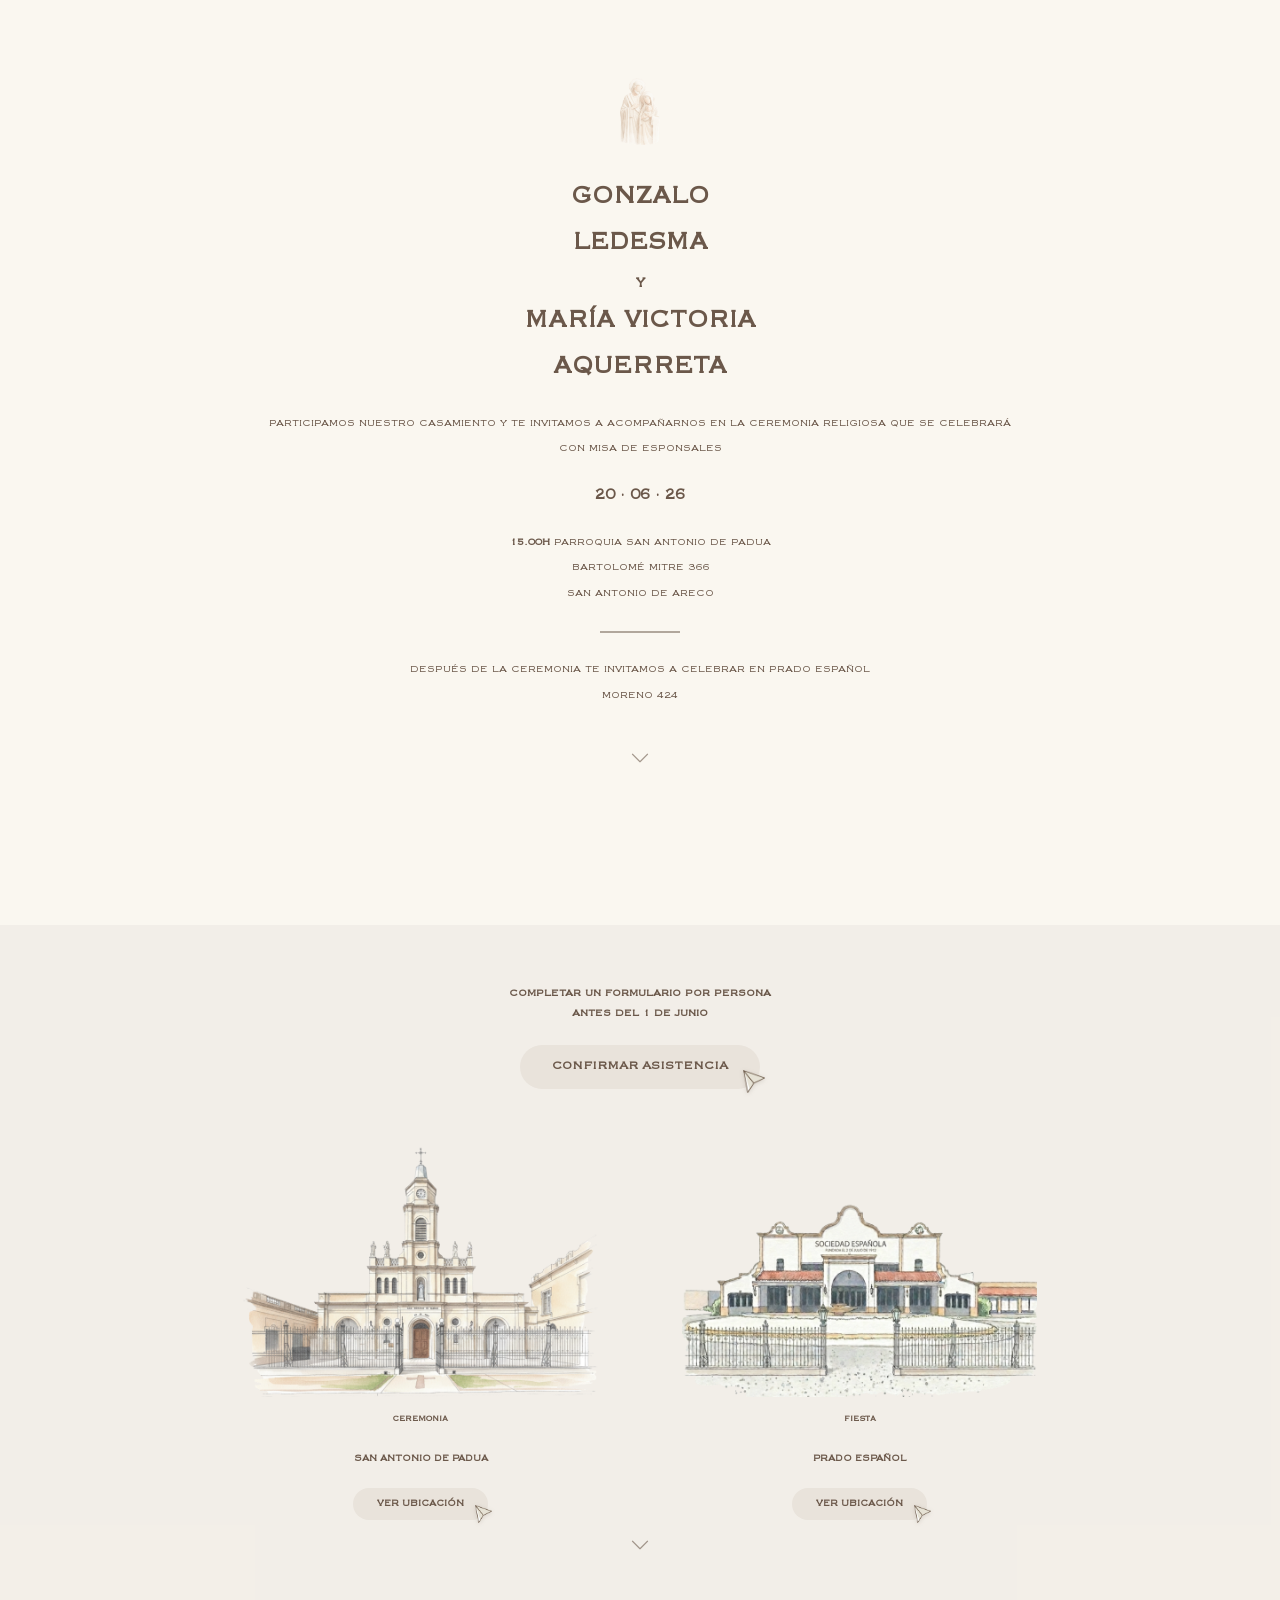
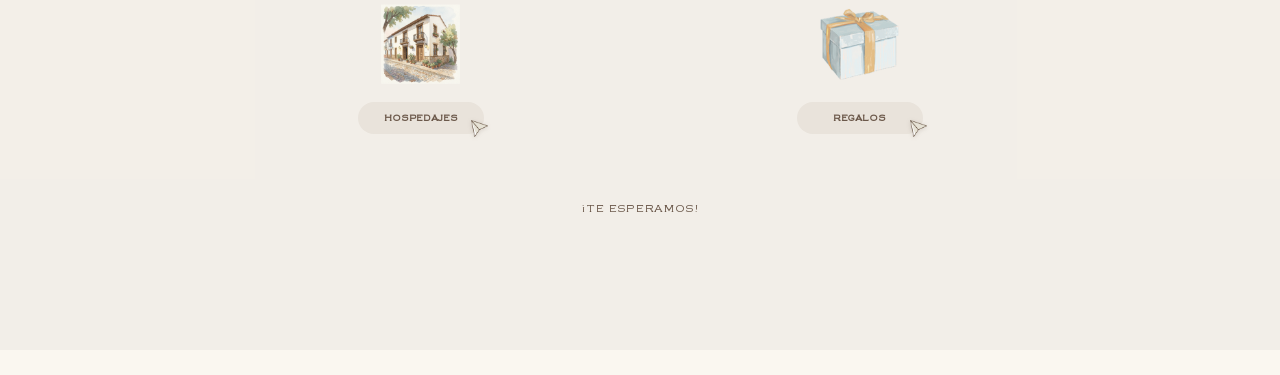
<file: invitacion/index.html>
<!DOCTYPE html>
<html lang="es">
<head>
    <meta charset="UTF-8">
    <meta name="viewport" content="width=device-width, initial-scale=1.0">
    <link rel="icon" type="image/png" href="../img/favicon.png">
    <title>Casamiento - Gon y Vicky</title>
    <meta property="og:title" content="Casamiento - Gon y Vicky">
    <meta property="og:image" content="https://gonlede.github.io/casamiento/img/og-invitacion.jpg">
    <meta property="og:type" content="website">
    <meta name="twitter:card" content="summary_large_image">
    <meta name="twitter:image" content="https://gonlede.github.io/casamiento/img/og-invitacion.jpg">
    <link rel="stylesheet" href="https://cdn.jsdelivr.net/npm/bootstrap@5.3.2/dist/css/bootstrap.min.css">
    <link rel="stylesheet" href="https://cdn.jsdelivr.net/npm/bootstrap-icons@1.11.3/font/bootstrap-icons.min.css">
    <link rel="stylesheet" href="../css/styles.css?v=202603182201">
    <script>
    (function() {
        var ua = navigator.userAgent || navigator.vendor || window.opera;
        var os = 'os-other';
        if (/iPad|iPhone|iPod/.test(ua)) os = 'os-ios';
        else if (/Mac/.test(navigator.platform) || /Macintosh|MacIntel/.test(ua)) os = 'os-mac';
        else if (/Android/.test(ua)) os = 'os-android';
        else if (/Win/.test(navigator.platform) || /Windows/.test(ua)) os = 'os-windows';
        document.documentElement.classList.add(os);
    })();
    </script>
</head>
<body>

    <main class="container">
        <div class="page page-1">
        <div class="first-screen">
        <div class="intro-block">
        <section class="section hero">
            <img src="../img/sagrada-familia.png" alt="Sagrada Familia" class="top-icon">
            <h1 class="names">
                GONZALO<br>LEDESMA<br>
                <span class="and">Y</span>
                MARÍA VICTORIA<br>AQUERRETA
            </h1>
            <div class="divider divider-line divider--no-line"></div>
            <p class="text-caps text-smaller">
                Participamos nuestro casamiento y te invitamos a acompañarnos en la ceremonia religiosa que se celebrará con misa de esponsales
            </p>
        </section>

        <section class="section details">

            <h2 class="main-date">20 · 06 · 26</h2>
            <p class="text-caps text-smaller">
                <span class="time-sep">15.00H </span>Parroquia San Antonio de Padua<br>
                Bartolomé Mitre 366<br>
                San Antonio de Areco
            </p>
            
            <div class="divider divider-line divider--balanced"></div>
            
            <p class="text-caps text-smaller text-recepcion">Después de la ceremonia te invitamos a celebrar en Prado Español<br>Moreno 424</p>
        </section>
        </div>
            
            <a href="#confirmar" class="scroll-indicator" aria-label="Ver siguiente sección">
                <i class="bi bi-chevron-down" aria-hidden="true"></i>
            </a>
        </div>
        </div>

        <div class="page page-2" id="confirmar">
        <div class="page-2-screen">
        <section class="section maps">
            <div class="maps-confirm-block">
            <div class="confirm-subtitle text-caps text-center">
                <div class="confirm-subtitle-inner d-flex align-items-center justify-content-center">
                    <div class="confirm-subtitle-text">
                        <span class="d-block fw-bold">Completar un formulario por persona</span>
                        <span class="d-block fw-bold">Antes del 1 de junio</span>
                    </div>
                </div>
            </div>
            <a href="https://forms.gle/mRhvMFod8BnB5Qyu6" target="_blank" class="btn-pill btn-confirmar">
                <span class="btn-text">CONFIRMAR ASISTENCIA</span>
                <img src="../img/link-arrow.png" alt="flecha" class="btn-icon">
            </a>
            </div>
            <div class="locations-wrapper">
                <div class="locations-inner">
                    <div class="divider divider-spacer"></div>
                    <div class="page-2-grid">
                <a href="https://maps.app.goo.gl/b9qZUsGvnFWjvFaM9" target="_blank" rel="noopener" class="location-card">
                    <div class="img-frame">
                        <img src="../img/iglesia.png" alt="Ceremonia" class="location-img">
                    </div>
                    <p class="label-mini">CEREMONIA</p>
                    <p class="label-place">SAN ANTONIO DE PADUA</p>
                    <span class="btn-pill">
                        <span class="btn-text">VER UBICACIÓN</span>
                        <img src="../img/link-arrow.png" alt="" class="btn-icon" aria-hidden="true">
                    </span>
                </a>

                <a href="https://maps.app.goo.gl/tAFMuEjsrRdoQoL3A" target="_blank" rel="noopener" class="location-card" id="fiesta">
                    <div class="img-frame">
                        <img src="../img/prado.png" alt="Fiesta" class="location-img">
                    </div>
                    <p class="label-mini">FIESTA</p>
                    <p class="label-place">PRADO ESPAÑOL</p>
                    <span class="btn-pill">
                        <span class="btn-text">VER UBICACIÓN</span>
                        <img src="../img/link-arrow.png" alt="" class="btn-icon" aria-hidden="true">
                    </span>
                </a>

                <a href="#btn-hospedaje" class="scroll-indicator scroll-indicator--inline" aria-label="Ver hospedajes">
                    <i class="bi bi-chevron-down" aria-hidden="true"></i>
                </a>

                <a href="#" class="extra-block" id="btn-hospedaje" role="button" aria-label="Ver hospedajes">
                    <div class="img-frame-mini">
                        <img src="../img/hospedaje.png" alt="" class="icon-extra" aria-hidden="true">
                    </div>
                    <span class="btn-pill">
                        <span class="btn-text">HOSPEDAJES</span>
                        <img src="../img/link-arrow.png" alt="" class="btn-icon" aria-hidden="true">
                    </span>
                </a>

                <a href="https://aynic.com.ar/sitio/listas-regalos.aspx?i=1&idl=3896" target="_blank" rel="noopener" class="extra-block extra-block--regalo" aria-label="Ver lista de regalos">
                    <div class="img-frame-mini">
                        <img src="../img/regalo.png?v=202603182117" alt="" class="icon-extra" aria-hidden="true">
                    </div>
                    <span class="btn-pill">
                        <span class="btn-text">REGALOS</span>
                        <img src="../img/link-arrow.png" alt="" class="btn-icon" aria-hidden="true">
                    </span>
                </a>
                    </div>
                </div>
            </div>
            <h1 class="final-msg">¡TE ESPERAMOS!</h1>
        </section>
        </div>
        </div>

    </main>

    <div id="modal-hospedaje" class="modal" aria-hidden="true">
        <div class="modal-overlay"></div>
        <div class="modal-content">
            <button class="modal-close" aria-label="Cerrar">&times;</button>
            <h2 class="modal-title">HOSPEDAJES</h2>
            <ul class="modal-list">
                <li><a href="https://laflorida.ar/" target="_blank" rel="noopener">Florida Casa Pueblo</a></li>
                <li><a href="https://www.laolladecobre.com.ar/categoria/hospedajes" target="_blank" rel="noopener">La Olla de Cobre</a></li>
                <li><a href="https://www.instagram.com/cheskapasteleria/" target="_blank" rel="noopener">Cheska</a></li>
                <li><a href="https://santacatalinahotel.com.ar/portal/es-es/2689/inicio_Hotelsantacatalina" target="_blank" rel="noopener">Hotel Santa Catalina</a></li>
                <li><a href="https://hotel-sancarlos.com.ar/portal/es-es/2689/inicio" target="_blank" rel="noopener">Hotel San Carlos</a></li>
                <li><a href="https://unaltoenlahuella.com/" target="_blank" rel="noopener">Un Alto en la Huella</a></li>
                <li><a href="https://www.hotelfuaz.com.ar/" target="_blank" rel="noopener">Hotel Fuaz</a></li>
                <li><a href="https://wa.me/5492326471536" target="_blank" rel="noopener">Lo de Marieta</a></li>
                <li><a href="https://www.instagram.com/s/aGlnaGxpZ2h0OjE3ODQ4Mzc5ODYxNjQ5Mzk4?story_media_id=3546263305390215843_44239456198&igsh=MWI0bTliNHA1ZzkzdA==" target="_blank" rel="noopener">Areco Host</a></li>
                <li><a href="https://www.sanantoniodeareco.com/donde-dormir" target="_blank" rel="noopener">Otros hospedajes</a></li>
            </ul>
        </div>
    </div>

    <script>
    (function() {
        const btn = document.getElementById('btn-hospedaje');
        const modal = document.getElementById('modal-hospedaje');
        const overlay = modal?.querySelector('.modal-overlay');
        const closeBtn = modal?.querySelector('.modal-close');

        function openModal() {
            modal?.classList.add('is-open');
            modal?.setAttribute('aria-hidden', 'false');
            document.body.style.overflow = 'hidden';
        }

        function closeModal() {
            modal?.classList.remove('is-open');
            modal?.setAttribute('aria-hidden', 'true');
            document.body.style.overflow = '';
        }

        btn?.addEventListener('click', function(e) {
            e.preventDefault();
            openModal();
        });

        overlay?.addEventListener('click', closeModal);
        closeBtn?.addEventListener('click', closeModal);

        document.addEventListener('keydown', function(e) {
            if (e.key === 'Escape' && modal?.classList.contains('is-open')) closeModal();
        });
    })();

    (function() {
        const indicators = document.querySelectorAll('.scroll-indicator');
        if (!indicators.length) return;

        function updateVisibility(anchor, targetEl) {
            if (!targetEl) return;
            const rect = targetEl.getBoundingClientRect();
            const vh = window.innerHeight;
            const targetId = targetEl.id;
            var hide = false;
            if (rect.bottom < 0) {
                hide = true;
            } else if (targetId === 'fiesta') {
                hide = rect.top < vh * 0.35;
            } else if (targetId === 'btn-hospedaje') {
                hide = rect.top < vh * 0.6;
            } else {
                hide = rect.top < vh && rect.bottom > 0;
            }
            anchor.classList.toggle('scroll-indicator--hidden', hide);
        }

        indicators.forEach(function(anchor) {
            const href = anchor.getAttribute('href');
            if (!href || !href.startsWith('#')) return;
            const targetId = href.slice(1);
            const target = document.getElementById(targetId);
            if (!target) return;

            anchor.addEventListener('click', function(e) {
                if (targetId === 'confirmar' || targetId === 'btn-hospedaje') {
                    e.preventDefault();
                    target.scrollIntoView({ behavior: 'smooth', block: 'start' });
                }
            });

            if (anchor.classList.contains('scroll-indicator--inline')) {
                function checkInlineArrow() {
                    var rect = target.getBoundingClientRect();
                    var vh = window.innerHeight;
                    anchor.classList.toggle('scroll-indicator--hidden', rect.top < vh * 0.6);
                }
                window.addEventListener('scroll', checkInlineArrow, { passive: true });
                window.addEventListener('resize', checkInlineArrow);
                checkInlineArrow();
            } else {
                var observer = new IntersectionObserver(function(entries) {
                    entries.forEach(function(entry) {
                        updateVisibility(anchor, entry.target);
                    });
                }, { threshold: [0, 0.01, 1], rootMargin: '0px' });
                observer.observe(target);
                updateVisibility(anchor, target);
            }
        });
    })();
    </script>

</body>
</html>
</file>
<file: css/styles.css>
/* =========================================
   ESTILOS POR SISTEMA OPERATIVO
   (Clases: .os-ios, .os-mac, .os-android, .os-windows)
   Ajustar aquí si algo se ve distinto en cada SO
   ========================================= */

/* Ejemplo iOS/macOS */
/* .os-ios .top-icon { width: 50px; } */
/* .os-mac h1.names { font-size: 1.5rem; } */

/* Ejemplo Android/Windows */
/* .os-android .text-caps { font-size: 0.65rem; } */
/* .os-windows .container { width: 68%; } */

/* =========================================
   FUENTE COPPERPLATE GOTHIC 32 BC (local)
   ========================================= */
@font-face {
    font-family: 'Copperplate Gothic 32 BC';
    src: url('../fonts/copperplate-gothic-32bc.woff2') format('woff2'),
         url('../fonts/copperplate-gothic-32bc.otf') format('opentype');
    font-weight: normal;
    font-style: normal;
    font-display: swap;
}

/* =========================================
   VARIABLES Y CONFIGURACIÓN BASE
   ========================================= */
   :root {
    --color-text: #6b584a;
    --color-bg: #faf7f0;
    --color-btn: #e9e3db;
    --color-gris-oscuro: rgba(109, 91, 74, 0.05);
    --font-main: 'Copperplate Gothic 32 BC', Georgia, 'Times New Roman', serif;
    --space: 16px;
}

* {
    box-sizing: border-box;
    margin: 0;
    padding: 0;
}

/* Base fija: 1rem = 16px en todos los dispositivos (iPhone, Android, etc.) */
html {
    font-size: 16px;
    scroll-behavior: smooth;
    -webkit-text-size-adjust: 100%;
    text-size-adjust: 100%;
    -moz-text-size-adjust: 100%;
    -ms-text-size-adjust: 100%;
    overflow-x: hidden;
}

/* Scroll snap: al hacer scroll, encaja en cada "página" */
body {
    scroll-snap-type: y proximity;
    overflow-x: hidden;
}

body {
    background-color: var(--color-bg);
    font-family: var(--font-main);
    color: var(--color-text);
    text-align: center;
    line-height: 2.34;
    -webkit-font-smoothing: antialiased;
    -moz-osx-font-smoothing: grayscale;
    
    /* CORRECCIÓN DE NÚMEROS: lining-nums para altura uniforme */
    font-variant-numeric: lining-nums;
    -moz-font-feature-settings: "lnum";
    -webkit-font-feature-settings: "lnum";
    font-feature-settings: "lnum";
}

/* CONTENEDOR PRINCIPAL: Controla el aire lateral (15% margen a los lados) */
.container {
    width: 80%;
    max-width: 600px;
    margin: 0 auto;
    padding: 45px 25px;
}

/* Páginas: solo la primera ocupa el viewport, el resto fluye con su contenido */
.page {
    min-height: auto;
    display: flex;
    flex-direction: column;
    justify-content: flex-start;
    scroll-snap-align: start;
}
.page-1 {
    min-height: 100vh;
    min-height: 100dvh;
    padding-bottom: 32px;
    justify-content: center;
}

.first-screen {
    --space: 20px;
}


/* Flecha indicadora de scroll: junto a "Esperamos..." */
.scroll-indicator {
    margin-top: calc(var(--space) * 0.5);
    padding: 6px 0 24px;
    display: flex;
    justify-content: center;
    align-items: center;
    color: var(--color-text);
    opacity: 0.6;
    text-decoration: none;
    transition: opacity 0.3s ease, transform 0.3s ease;
    -webkit-tap-highlight-color: transparent;
}
.scroll-indicator:hover {
    opacity: 1;
    color: var(--color-text);
}
.scroll-indicator:focus,
.scroll-indicator:active {
    outline: none;
}
.scroll-indicator .bi {
    font-size: 20px;
    animation: scroll-bounce 2s ease-in-out infinite;
}
.scroll-indicator--hidden {
    opacity: 0 !important;
    pointer-events: none;
    transition: opacity 0.3s ease;
}
#confirmar {
    scroll-margin-top: 0;
}

/* Página 2: última página, fondo gris hasta el final */
.page-2 {
    width: 100vw;
    max-width: 100vw;
    margin-left: calc(50% - 50vw);
    margin-right: calc(50% - 50vw);
    padding: 0 0 100px;
    background-color: var(--color-gris-oscuro);
    box-sizing: border-box;
}

.page-2 .maps-confirm-block,
.page-2 .locations-wrapper {
    background-color: transparent;
}

.page-2 .final-msg {
    margin-top: 50px;
}

.page-2-screen {
    display: flex;
    flex-direction: column;
    align-items: center;
    width: 100%;
    padding: 30px 0 24px;
}

.page-2-screen .scroll-indicator {
    margin-top: calc(var(--space) * 0.5);
}

@keyframes scroll-bounce {
    0%, 100% { transform: translateY(0); }
    50% { transform: translateY(6px); }
}

/* Hero: altura de viewport móvil */
.section.hero {
    min-height: 100vh;
    min-height: 100dvh;
    display: flex;
    flex-direction: column;
    align-items: center;
    justify-content: center;
}
.section.hero:not(.header-parents) {
    margin-top: -45px;
    padding-top: 20px;
}

/* =========================================
   TIPOGRAFÍA Y ELEMENTOS VISUALES
   ========================================= */
h1.names {
    font-size: 24px;
    font-weight: 700;
    line-height: 1.64;
    margin: 18px 0 12px;
    text-transform: uppercase;
}

.and {
    font-size: 16px;
    display: block;
    margin: 16px 0 8px;
}

.text-caps {
    text-transform: uppercase;
    font-size: 11px;
    margin-bottom: var(--space);
    line-height: 2.34;
    border: none;
}

.text-caps.text-smaller {
    font-size: 12px;
}


.time-sep {
    font-weight: 700;
}

.main-weekday {
    font-size: 15px;
    font-weight: 400;
    font-style: italic;
    text-transform: capitalize;
    margin-bottom: 4px;
    letter-spacing: 0.02em;
}

.main-date {
    font-weight: 700;
    font-size: 17px;
    margin-bottom: var(--space);
    line-height: 2.08;
    text-transform: uppercase;
    border: none;
}

/* Espacio uniforme entre todas las líneas: igual arriba y abajo de cada divider */
.divider {
    margin: 0 auto var(--space);
}

h1.names:has(+ .divider),
.text-caps:has(+ .divider) {
    margin-bottom: var(--space);
}

.divider-line {
    width: 80px;
    height: 0;
    border: none;
    border-top: 2px solid var(--color-text);
    opacity: 0.5;
}

.divider--no-line.divider-line {
    border: none;
    opacity: 0;
}

/* Divider ceremonia/recepción: igual espacio arriba y abajo */
.section.details > p:first-of-type + .divider.divider--balanced {
    margin-top: calc(var(--space) + 8px);
    margin-bottom: calc(var(--space) + 8px);
}
.intro-block:has(.header-parents) .section.details > p:first-of-type + .divider.divider--balanced {
    margin-top: calc(var(--space) + 20px);
    margin-bottom: calc(var(--space) + 20px);
}
.section.details > p:first-of-type {
    margin-bottom: 0;
}
.text-recepcion {
    margin-top: 0;
}

/* Entre Arquerreta y Participamos: espacio moderado */
.section.hero h1.names:has(+ .divider) {
    margin-bottom: 10px;
}
.section.hero .divider.divider--no-line {
    margin-top: 0;
    margin-bottom: 10px;
}

/* Compensar espacio: dividers invisibles mantienen/amplían el espacio vertical */
.first-screen .divider.divider--no-line {
    margin-bottom: calc(var(--space) + 14px);
}

.top-icon {
    display: block;
    width: 62px;
    height: auto;
    margin: 16px auto 32px;
}

/* =========================================
   LAYOUT PADRES (gonyvickypadres)
   ========================================= */
/* Primera página centrada verticalmente (menos contenido) */
.page-1:has(.header-parents) {
    justify-content: flex-start;
    min-height: auto;
}
.first-screen:has(.header-parents) {
    display: flex;
    flex-direction: column;
    justify-content: flex-start;
    flex: 1;
    min-height: auto;
    padding-top: 6vh;
    padding-bottom: env(safe-area-inset-bottom);
}
.section.hero.header-parents {
    min-height: auto;
}
.header-parents .top-icon {
    margin-top: 2px;
}

/* Padres debajo de la imagen, uno a cada lado */
.header-parents .parents-row {
    display: flex;
    flex-direction: row;
    flex-wrap: nowrap;
    align-items: flex-start;
    justify-content: space-between;
    gap: 12px;
    margin-top: 20px;
    margin-bottom: var(--space);
    width: 100vw;
    max-width: 100vw;
    margin-left: calc(50% - 50vw);
    margin-right: calc(50% - 50vw);
    padding: 0 8px;
    box-sizing: border-box;
}

.header-parents .parents-col {
    flex: 1 1 auto;
    min-width: 0;
    max-width: 48%;
}

.header-parents .parents-col--left,
.header-parents .parents-col--right {
    text-align: center;
}

.header-parents .parents-block {
    display: block;
}

.header-parents .parents-block--mother {
    margin-top: 12px;
}

.header-parents .parents-names {
    font-size: 11px;
    font-weight: 600;
    text-transform: uppercase;
    line-height: 1.4;
    margin: 0;
}

.header-parents .text-invitan {
    margin-top: 0;
    margin-bottom: var(--space);
    line-height: 2.15;
}

.header-parents .names-inline {
    font-size: 26px;
    line-height: 1.4;
    margin: 0 0 var(--space);
}

/* =========================================
   BOTONES CONSISTENTES (RSVP, UBICACIÓN, EXTRAS)
   ========================================= */

/* Clase base para todos los botones tipo píldora */
.btn-pill {
    display: inline-flex;
    align-items: center;
    justify-content: center;
    position: relative;
    overflow: visible;
    background-color: var(--color-btn);
    color: var(--color-text);
    text-decoration: none;
    border-radius: 50px;
    font-weight: 700;
    font-size: 11px;
    margin: 10px auto;
    height: 32px;
    padding: 0 24px;
    min-width: 126px;
    transition: background-color 0.3s ease;
}

.btn-pill:hover {
    background-color: #dfd8cf;
}

/* CTA principal: más grande que VER UBICACIÓN / HOSPEDAJE / REGALOS */
.btn-pill.btn-confirmar {
    font-size: 13px;
    height: 40px;
    padding: 0 28px;
    min-width: 200px;
    font-weight: 800;
}

.btn-pill.btn-confirmar .btn-icon {
    width: 20px;
    bottom: -4px;
    right: -5px;
}

/* Icono link-arrow: anclado en esquina inferior derecha, sobresale del botón */
.btn-pill .btn-icon {
    position: absolute;
    bottom: -3px;
    right: -4px;
    width: 17px;
    height: auto;
    filter: drop-shadow(0 1px 2px rgba(107, 88, 74, 0.2));
}

/* Texto del botón */
.btn-text {
    position: relative;
    z-index: 1;
}


/* Bloque intro: en desktop ocupa el viewport para que el pliegue quede tras Prado Español */
.intro-block {
    display: flex;
    flex-direction: column;
}

/* Frase "Esperamos..." - ahora en first-screen, encima del botón */
.rsvp-subtext {
    margin-top: 0;
    margin-bottom: var(--space);
    font-size: 10px;
}

.section.maps .confirm-subtitle {
    margin-top: 0;
    margin-bottom: 12px;
    padding: 0;
    display: flex;
    align-items: center;
    justify-content: center;
    background: none;
    border: none;
    color: var(--color-text);
}

.section.maps .confirm-subtitle .bi,
.section.maps .confirm-subtitle .confirm-subtitle-icon {
    color: var(--color-text);
    flex-shrink: 0;
    line-height: 1;
    display: flex;
    align-items: center;
    justify-content: center;
    font-size: 13px;
}

.section.maps .confirm-subtitle-inner {
    align-items: center;
}

.section.maps .confirm-subtitle-text {
    font-size: 12px;
    flex: 0 1 auto;
    text-align: center;
    line-height: 1.5;
    color: var(--color-text);
}

.section.maps .confirm-subtitle-text .d-block + .d-block {
    margin-top: 0.15em;
}

/* Bloque confirmar + info: mismo fondo que CÓMO LLEGAR */
.maps-confirm-block {
    width: 100vw;
    margin-left: calc(-50vw + 50%);
    margin-right: calc(-50vw + 50%);
    background-color: rgba(109, 91, 74, 0.05);
    padding: 30px 25px 12px;
}

.maps-confirm-block .confirm-subtitle {
    background: none;
    border: none;
    box-shadow: none;
}

/* =========================================
   GRILLA DE UBICACIONES (IGLESIA Y PRADO)
   ========================================= */
.locations-wrapper {
    width: 100vw;
    margin-left: calc(-50vw + 50%);
    margin-right: calc(-50vw + 50%);
    background-color: rgba(109, 91, 74, 0.05);
    padding: 8px 25px 30px;
}

.locations-wrapper .divider-spacer {
    margin: 0 0 4px;
}

.locations-inner {
    max-width: 600px;
    margin: 0 auto;
}

.locations-grid {
    display: flex;
    flex-direction: column;
    gap: 35px;
    margin-top: 28px;
}

/* Grilla unificada: ceremonia, fiesta, hospedajes, regalos con mismo espaciado */
.page-2-grid {
    display: flex;
    flex-direction: column;
    align-items: center;
    gap: 28px;
    margin-top: 28px;
}

.page-2-grid .location-card .btn-pill {
    margin-bottom: 0;
}

/* Flecha entre fiesta y hospedajes: compensa con márgenes negativos */
.scroll-indicator--inline {
    margin-top: -24px !important;
    margin-bottom: -24px !important;
    padding: 2px 0 !important;
}

/* Un poco más de espacio entre fiesta y hospedajes/regalos */
.page-2-grid #btn-hospedaje,
.page-2-grid .extra-block--regalo {
    margin-top: 16px;
}

.location-card {
    width: 100%;
    display: flex;
    flex-direction: column;
    align-items: center;
    text-decoration: none;
    color: inherit;
    cursor: pointer;
}
a.location-card:hover {
    color: inherit;
    text-decoration: none;
}

.img-frame {
    width: 100%;
    height: 200px;
    display: flex;
    align-items: flex-end;
    justify-content: center;
    margin-bottom: 6px;
}

.location-img {
    max-width: 100%;
    max-height: 100%;
    object-fit: contain;
    object-position: bottom;
}

.label-mini {
    font-size: 9px;
    font-weight: 700;
    margin-top: 6px;
}

.label-place {
    font-size: 11px;
    font-weight: 600;
    margin-bottom: 6px;
    text-transform: uppercase;
}

.section-title {
    font-size: 11px;
    font-weight: 400;
    margin-bottom: 18px;
    text-transform: uppercase;
}

/* =========================================
   SECCIÓN EXTRAS (HOSPEDAJE Y REGALOS)
   ======================================== */
.extras-grid {
    display: flex;
    flex-direction: column;
    align-items: center;
    gap: 35px;
    margin-bottom: 35px;
}

.extra-block {
    display: flex;
    flex-direction: column;
    align-items: center;
    text-decoration: none;
    color: inherit;
    cursor: pointer;
}
a.extra-block:hover {
    color: inherit;
    text-decoration: none;
}

.img-frame-mini {
    width: 120px;
    height: 100px;
    display: flex;
    align-items: center;
    justify-content: center;
    margin-bottom: 8px;
}

.icon-extra {
    max-width: 100%;
    max-height: 80px;
    object-fit: contain;
}

/* Botón directamente debajo de la imagen */
.extra-block .btn-pill {
    margin-top: 0;
}

/* =========================================
   MÓVIL: primera pantalla hasta Esperamos, botón en siguiente página
   ========================================= */
@media (max-width: 767px) {
    /* Primera pantalla ocupa el viewport: hero + details + Esperamos */
    .first-screen {
        min-height: 100dvh;
        display: flex;
        flex-direction: column;
    }

    /* Divider entre Prado y Esperamos: mismo espacio que el resto (arriba = abajo) */
    .intro-block:has(+ .divider) .details > .text-caps:last-child {
        margin-bottom: 0;
    }
    .intro-block:has(+ .divider) {
        margin-bottom: var(--space);
    }
    .intro-block + .divider {
        margin: 0 auto var(--space);
    }

    .container {
        padding: 20px 20px;
    }

    .section.hero {
        min-height: auto;
    }
    .section.hero:not(.header-parents) {
        margin-top: -20px;
        padding-top: 12px;
    }

    .top-icon {
        width: 40px;
        margin: 14px auto 24px;
    }

    h1.names {
        font-size: 19px;
        margin: 8px 0 4px;
    }

    .and {
        margin: 6px 0 3px;
    }

    .text-caps {
        font-size: 9px;
        margin-bottom: var(--space);
        line-height: 2.15;
    }
    .text-caps.text-smaller {
        font-size: 11px;
    }
    .section.maps .confirm-subtitle-text {
        font-size: 11px;
    }

    .main-weekday {
        font-size: 12px;
        margin-bottom: 2px;
    }
    .main-date {
        font-size: 13px;
        margin-bottom: var(--space);
        white-space: nowrap;
    }
    .final-msg {
        font-size: 11px;
    }

    :root {
        --space: 10px;
    }
    .first-screen {
        --space: 14px;
    }

    .divider {
        margin: 0 auto var(--space);
    }

    h1.names:has(+ .divider),
    .text-caps:has(+ .divider) {
        margin-bottom: var(--space);
    }

    .btn-pill {
        margin: 6px auto;
    }

    /* Sin padding superior: el fondo oscuro empieza al tope al hacer scroll */
    .section.maps {
        padding-top: 0;
    }

    /* Mayor espaciado vertical entre líneas */
    body {
        line-height: 2.34;
    }

    h1.names {
        line-height: 1.57;
    }

    /* Flecha pegada a "Esperamos...", sin espacio extra abajo */
    .first-screen .rsvp-subtext {
        margin-bottom: 0;
    }
    .scroll-indicator {
        margin-top: 2px;
        padding: 2px 0 6px;
    }
    /* Ubicaciones: imágenes más bajas y textos/botón más cercanos */
    .location-card .img-frame {
        height: 130px;
        margin-bottom: 4px;
    }
    .location-card .label-mini {
        margin-top: 2px;
        margin-bottom: 2px;
    }
    .location-card .label-place {
        margin-bottom: 4px;
    }
.location-card .btn-pill {
    margin-top: 4px;
    margin-bottom: 0;
}

    /* Ceremonia y fiesta: mínimo espacio entre ellos en móvil */
    .page-2-grid {
        gap: 24px;
        margin-top: 12px;
    }
    .scroll-indicator .bi {
        font-size: 17px;
    }
    .page-1 {
        padding-bottom: 12px;
    }

    .page-2-screen {
        padding: 20px 0 20px;
    }
    .page-2 {
        padding-bottom: 60px;
    }

    .header-parents .parents-row {
        margin-top: 16px;
        margin-bottom: var(--space);
        gap: 8px;
        padding: 0 6px;
    }
    .header-parents .parents-names {
        font-size: 10px;
    }
    .header-parents .names-inline {
        font-size: 22px;
    }

    /* Reducir min-height del first-screen en móvil para que quepa Esperamos + flecha */
    .first-screen {
        min-height: auto;
    }
    /* Padres: primera página ocupa todo el viewport en móvil (no mostrar página 2) */
    .page-1:has(.header-parents) {
        min-height: 100dvh;
        min-height: 100vh;
    }
    .first-screen:has(.header-parents) {
        min-height: 100dvh;
        min-height: 100vh;
    }
}

/* =========================================
   AJUSTES PARA DESKTOP (PC)
   ========================================= */
@media (min-width: 768px) {
    /* Menos espacio para que "Esperamos..." entre en primera vista */
    :root {
        --space: 12px;
    }
    .first-screen {
        --space: 16px;
    }

    /* Sin min-height: todo el primer bloque (hasta Esperamos) fluye y cabe en primera vista */
    .intro-block {
        min-height: auto;
    }

    /* Divider entre Prado y Esperamos: mismo espacio que el resto (arriba = abajo) */
    .intro-block:has(+ .divider) .details > .text-caps:last-child {
        margin-bottom: 0;
    }
    .intro-block:has(+ .divider) {
        margin-bottom: var(--space);
    }
    .intro-block + .divider {
        margin: 0 auto var(--space);
    }

    /* Intro desktop: espaciado compacto para que todo entre (incl. Esperamos) */
    .intro-block .top-icon {
        width: 40px;
        margin: 14px auto 24px;
    }

    .intro-block h1.names {
        font-size: 28px;
        margin: 6px 0 3px;
    }

    .intro-block .and {
        margin: 4px 0 2px;
    }

    .intro-block .text-caps {
        margin-bottom: var(--space);
    }

    .intro-block .main-date {
        margin-bottom: var(--space);
    }

    .intro-block .divider {
        margin: 0 auto var(--space);
    }

    .intro-block h1.names:has(+ .divider),
    .intro-block .text-caps:has(+ .divider) {
        margin-bottom: var(--space);
    }

    .container {
        max-width: 850px;
        padding: 25px 50px;
    }

    /* Line-height más compacto para que todo entre */
    .intro-block {
        line-height: 2.15;
    }
    .intro-block .text-caps {
        line-height: 2.15;
    }

    /* Hero: en desktop no forzar altura completa */
    .section.hero {
        min-height: auto;
    }
    .section.hero:not(.header-parents) {
        padding-top: 0;
    }

    h1.names {
        font-size: 30px;
    }

    .locations-wrapper {
        padding: 8px 25px;
    }

    .page-2-grid {
        display: grid;
        grid-template-columns: repeat(2, 1fr);
        gap: 28px;
        max-width: 850px;
        margin-left: auto;
        margin-right: auto;
    }

    /* Flecha ocupa toda la fila para que hospedajes y regalos queden en la misma fila */
    .page-2-grid .scroll-indicator--inline {
        grid-column: 1 / -1;
        justify-self: center;
    }

    .location-card {
        max-width: 400px;
        justify-self: center;
    }

    .locations-inner {
        max-width: 850px;
    }

    .img-frame {
        height: 250px;
    }

    /* Con regalos: hospedajes y regalos alineados en fila */
    .page-2-grid:has(.extra-block--regalo) .extra-block {
        flex: 1;
        max-width: 280px;
        justify-self: center;
    }

    /* Sin regalos: hospedajes centrado solo */
    .page-2-grid:not(:has(.extra-block--regalo)) .extra-block {
        grid-column: 1 / -1;
        justify-self: center;
        max-width: 280px;
    }

    .header-parents .parents-names {
        font-size: 12px;
    }
    .header-parents .names-inline {
        font-size: 30px;
    }
    .final-msg {
        font-size: 15px;
    }

    .btn-pill.btn-confirmar {
        font-size: 14px;
        height: 44px;
        padding: 0 32px;
        min-width: 220px;
    }

    .btn-pill.btn-confirmar .btn-icon {
        width: 22px;
    }
}

.final-msg {
    font-size: 13px;
    margin-top: 50px;
}

/* =========================================
   MODAL HOSPEDAJES
   ========================================= */
.modal {
    position: fixed;
    inset: 0;
    z-index: 1000;
    display: flex;
    align-items: center;
    justify-content: center;
    padding: 20px;
    opacity: 0;
    visibility: hidden;
    transition: opacity 0.3s, visibility 0.3s;
}

.modal.is-open {
    opacity: 1;
    visibility: visible;
}

.modal-overlay {
    position: absolute;
    inset: 0;
    background: rgba(107, 88, 74, 0.4);
    cursor: pointer;
}

.modal-content {
    position: relative;
    background: var(--color-bg);
    color: var(--color-text);
    max-width: 400px;
    width: 100%;
    max-height: 85vh;
    overflow-y: auto;
    padding: 30px 25px;
    border-radius: 12px;
    box-shadow: 0 10px 40px rgba(0,0,0,0.15);
}

.modal-close {
    position: absolute;
    top: 12px;
    right: 15px;
    background: none;
    border: none;
    font-size: 20px;
    color: var(--color-text);
    cursor: pointer;
    line-height: 1;
    opacity: 0.7;
}

.modal-close:hover {
    opacity: 1;
}

.modal-title {
    font-size: 15px;
    font-weight: 700;
    text-transform: uppercase;
    margin-bottom: 20px;
    padding: 0 40px;
    text-align: center;
}

.modal-list {
    list-style: none;
    margin: 0;
    padding: 0;
}

.modal-list li {
    margin-bottom: 8px;
}

.modal-list a {
    color: var(--color-text);
    text-decoration: underline;
    text-underline-offset: 2px;
    font-size: 11px;
}

.modal-list a:hover {
    opacity: 0.8;
}

.modal-list span {
    color: var(--color-text);
    opacity: 0.8;
}
</file>
<file: css/styles-spa.css>
/* Invitación SPA: una sola columna, fondo uniforme, hints laterales */

body.spa-invite {
    scroll-snap-type: none;
    line-height: 1.85;
    /* Misma “banda” vertical que entre hospedajes/regalos y ¡TE ESPERAMOS! (padding 24 + margin 36) */
    --spa-band-before-final: 60px;
}

body.spa-invite .container {
    padding-top: 28px;
    padding-bottom: 48px;
}

body.spa-invite .page,
body.spa-invite .page-1,
body.spa-invite .first-screen {
    min-height: 0 !important;
    display: block;
}

body.spa-invite .section.hero {
    min-height: 0 !important;
    display: flex;
    flex-direction: column;
    align-items: center;
    justify-content: flex-start;
}

body.spa-invite .section.hero:not(.header-parents) {
    margin-top: 0;
    padding-top: 0;
}

body.spa-invite .top-icon {
    margin: 6px auto 18px;
    width: 56px;
}

body.spa-invite h1.names {
    margin: 10px 0 8px;
}

body.spa-invite .text-caps {
    margin-bottom: calc(var(--space) * 0.65);
    line-height: 1.75;
}

body.spa-invite .text-caps.text-smaller {
    line-height: 1.72;
}

body.spa-invite .main-date {
    margin-bottom: calc(var(--space) * 0.65);
}

body.spa-invite .divider {
    margin: 0 auto calc(var(--space) * 0.65);
}

body.spa-invite .first-screen .divider.divider--no-line {
    margin-bottom: calc(var(--space) * 0.55);
}

body.spa-invite .section.details > p:first-of-type + .divider.divider--balanced {
    margin-top: calc(var(--space) * 0.5);
    margin-bottom: calc(var(--space) * 0.5);
}

body.spa-invite .page-2,
body.spa-invite .maps-confirm-block--spa,
body.spa-invite .locations-wrapper--spa {
    background-color: transparent !important;
    background: transparent !important;
}

body.spa-invite .page-2 {
    width: auto;
    max-width: none;
    margin-left: 0;
    margin-right: 0;
    padding-left: 0;
    padding-right: 0;
    padding-bottom: 48px;
}

body.spa-invite .maps-confirm-block--spa {
    width: 100%;
    margin-left: 0;
    margin-right: 0;
    padding: 16px 0 8px;
    box-sizing: border-box;
}

body.spa-invite .maps-confirm-block--spa .btn-confirmar {
    margin-top: 4px;
    margin-bottom: 10px;
}

body.spa-invite .maps-confirm-block--spa .confirm-subtitle {
    margin-top: 0;
    margin-bottom: 0;
}

body.spa-invite .locations-wrapper--spa {
    width: 100%;
    margin-left: 0;
    margin-right: 0;
    padding: 8px 0 24px;
}

body.spa-invite .page-2-screen {
    padding-top: 0;
    padding-bottom: 16px;
}

body.spa-invite .section.maps {
    padding-top: 0;
}

body.spa-invite .location-card--spa,
body.spa-invite .extra-block--spa {
    cursor: default;
    text-decoration: none;
    color: inherit;
}

body.spa-invite .location-card--spa .btn-pill,
body.spa-invite .extra-block--spa .btn-pill {
    cursor: pointer;
}

body.spa-invite button.btn-pill {
    font-family: inherit;
    border: none;
    appearance: none;
    -webkit-appearance: none;
}

body.spa-invite .final-msg {
    margin-top: 36px;
}

/* Hospedajes + regalos: dos columnas, misma altura de fila → botones alineados abajo */
body.spa-invite .spa-extras-pair {
    display: grid;
    grid-template-columns: 1fr 1fr;
    gap: 12px 14px;
    width: 100%;
    max-width: 100%;
    align-items: stretch;
    box-sizing: border-box;
    /* gap de .page-2-grid (28px) + este margen = misma banda que bajo el bloque (60px) */
    margin-top: calc(var(--spa-band-before-final) - 28px);
}

body.spa-invite .spa-extras-pair .extra-block--spa {
    display: flex;
    flex-direction: column;
    align-items: center;
    width: 100%;
    max-width: 200px;
    min-width: 0;
    height: 100%;
    margin-left: auto;
    margin-right: auto;
}

body.spa-invite .spa-extras-pair .img-frame-mini {
    width: 100%;
    max-width: 120px;
    margin-left: auto;
    margin-right: auto;
    flex-shrink: 0;
}

body.spa-invite .spa-extras-pair .btn-pill {
    max-width: 100%;
    padding-left: 12px;
    padding-right: 12px;
    min-width: 0;
    margin-top: auto;
    margin-bottom: 10px;
    margin-left: auto;
    margin-right: auto;
}

/* Anula margen del styles.css que corría la columna REGALOS */
body.spa-invite .spa-extras-pair .extra-block--regalo {
    margin-top: 0;
}

/* Gana a .page-2-grid #btn-hospedaje { margin-top: 16px } del styles.css */
body.spa-invite .spa-extras-pair #btn-hospedaje.btn-pill {
    margin-top: auto;
}

/* Hints laterales: chevron-double-down, scroll al tocar */
.spa-scroll-hints {
    position: fixed;
    inset: 0;
    pointer-events: none;
    z-index: 50;
    opacity: 1;
    visibility: visible;
    transition: opacity 0.35s ease, visibility 0.35s ease;
}

body.spa-at-bottom .spa-scroll-hints {
    opacity: 0;
    visibility: hidden;
    pointer-events: none;
}

.spa-scroll-hint {
    position: fixed;
    top: auto;
    bottom: max(12px, calc(10px + env(safe-area-inset-bottom, 0px)));
    transform: none;
    pointer-events: auto;
    display: flex;
    align-items: center;
    justify-content: center;
    min-width: 44px;
    min-height: 44px;
    padding: 10px;
    margin: 0;
    border: none;
    background: transparent;
    color: var(--color-text);
    opacity: 0.55;
    cursor: pointer;
    -webkit-tap-highlight-color: transparent;
    transition: opacity 0.25s ease, transform 0.25s ease;
}

.spa-scroll-hint:hover {
    opacity: 0.9;
}

.spa-scroll-hint:active {
    transform: scale(0.96);
}

.spa-scroll-hint .bi {
    font-size: 22px;
    animation: spa-hint-bob 2.2s ease-in-out infinite;
}

.spa-scroll-hint--left {
    left: max(6px, env(safe-area-inset-left, 0px));
}

.spa-scroll-hint--right {
    right: max(6px, env(safe-area-inset-right, 0px));
}

@keyframes spa-hint-bob {
    0%, 100% { transform: translateY(0); }
    50% { transform: translateY(5px); }
}

@media (max-width: 767px) {
    body.spa-invite .container {
        padding-top: 16px;
        padding-bottom: 40px;
    }

    body.spa-invite .top-icon {
        width: 40px;
        margin: 4px auto 14px;
    }

    body.spa-invite h1.names {
        margin: 6px 0 4px;
    }

    body.spa-invite .section.hero:not(.header-parents) {
        margin-top: 0;
        padding-top: 0;
    }

    body.spa-invite .text-caps {
        line-height: 1.68;
    }

    body.spa-invite .text-caps.text-smaller {
        line-height: 1.65;
    }

    body.spa-invite .page-2 {
        padding-bottom: 40px;
    }

    body.spa-invite .spa-scroll-hint .bi {
        font-size: 19px;
    }

    body.spa-invite .spa-extras-pair {
        margin-top: calc(var(--spa-band-before-final) - 24px);
    }
}

@media (min-width: 768px) {
    body.spa-invite .intro-block .top-icon {
        margin: 6px auto 18px;
    }

    body.spa-invite .intro-block {
        line-height: 1.78;
    }

    body.spa-invite .intro-block .text-caps {
        line-height: 1.75;
    }

    /* Ocupar el ancho completo de la grilla de ubicaciones */
    body.spa-invite .page-2-grid .spa-extras-pair {
        grid-column: 1 / -1;
        max-width: 560px;
        margin-left: auto;
        margin-right: auto;
        gap: 20px 32px;
    }

    body.spa-invite .spa-extras-pair .extra-block--spa {
        max-width: 280px;
    }
}

/* ---- Variantes SPA: padres + gyv (solo reglas añadidas) ---- */

@media (max-width: 767px) {
    body.spa-invite.spa-invite--padres .page-1:has(.header-parents),
    body.spa-invite.spa-invite--padres .first-screen:has(.header-parents) {
        min-height: 0 !important;
        height: auto !important;
    }
}

body.spa-invite.spa-invite--padres .section.hero.header-parents {
    margin-top: 0;
    padding-top: 0;
}

body.spa-invite.spa-invite--padres .first-screen:has(.header-parents) {
    padding-top: 12px;
    padding-bottom: 0;
}

/* inv-gyv-spa: solo hospedajes, una columna centrada */
body.spa-invite .spa-extras-pair--single {
    grid-template-columns: 1fr;
    justify-items: center;
    margin-left: auto;
    margin-right: auto;
}

body.spa-invite .spa-extras-pair--single .extra-block--spa {
    max-width: 220px;
}

@media (min-width: 768px) {
    body.spa-invite .page-2-grid .spa-extras-pair--single {
        grid-column: 1 / -1;
        max-width: 320px;
    }

    body.spa-invite .spa-extras-pair--single .extra-block--spa {
        max-width: 280px;
    }
}
</file>
